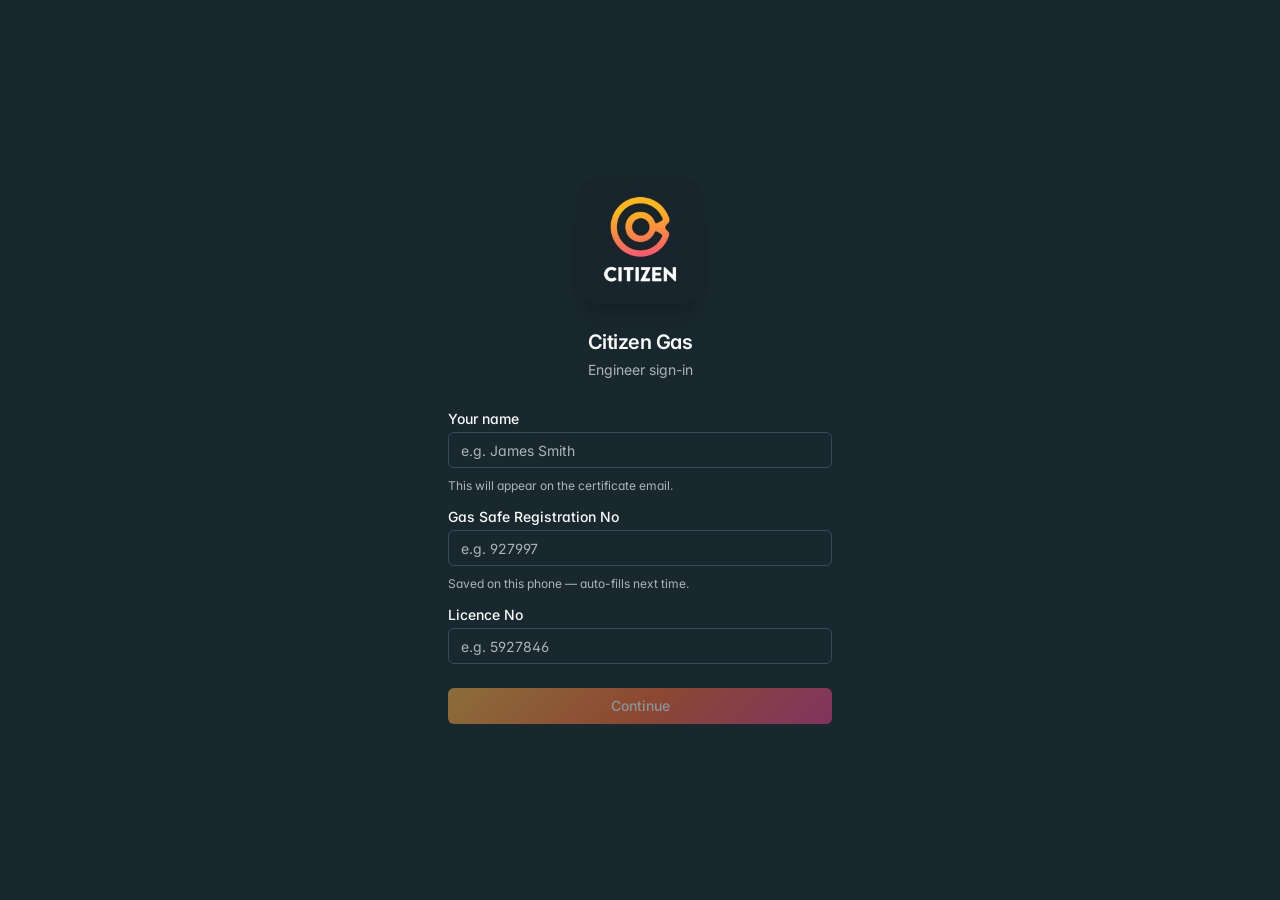
<file: index.html>
<!doctype html>
<html lang="en" class="dark">
  <head>
    <meta charset="UTF-8" />
    <title>Citizen Gas</title>
    <meta name="theme-color" content="#18252D" />
    <meta name="viewport" content="width=device-width, initial-scale=1.0, maximum-scale=1" />
    <link rel="icon" type="image/png" href="/favicon.png" />
    <link rel="preconnect" href="https://fonts.googleapis.com" />
    <link rel="preconnect" href="https://fonts.gstatic.com" crossorigin />
    <link
      href="https://fonts.googleapis.com/css2?family=Architects+Daughter&family=DM+Sans:ital,opsz,wght@0,9..40,100..1000;1,9..40,100..1000&family=Fira+Code:wght@300..700&family=Geist+Mono:wght@100..900&family=Geist:wght@100..900&family=IBM+Plex+Mono:ital,wght@0,100;0,200;0,300;0,400;0,500;0,600;0,700;1,100;1,200;1,300;1,400;1,500;1,600;1,700&family=IBM+Plex+Sans:ital,wght@0,100..700;1,100..700&family=Inter:ital,opsz,wght@0,14..32,100..900;1,14..32,100..900&family=JetBrains+Mono:ital,wght@0,100..800;1,100..800&family=Libre+Baskerville:ital,wght@0,400;0,700;1,400&family=Lora:ital,wght@0,400..700;1,400..700&family=Merriweather:ital,opsz,wght@0,18..144,300..900;1,18..144,300..900&family=Montserrat:ital,wght@0,100..900;1,100..900&family=Open+Sans:ital,wght@0,300..800;1,300..800&family=Outfit:wght@100..900&family=Oxanium:wght@200..800&family=Playfair+Display:ital,wght@0,400..900;1,400..900&family=Plus+Jakarta+Sans:ital,wght@0,200..800;1,200..800&family=Poppins:ital,wght@0,100;0,200;0,300;0,400;0,500;0,600;0,700;0,800;0,900;1,100;1,200;1,300;1,400;1,500;1,600;1,700;1,800;1,900&family=Roboto+Mono:ital,wght@0,100..700;1,100..700&family=Roboto:ital,wght@0,100..900;1,100..900&family=Source+Code+Pro:ital,wght@0,200..900;1,200..900&family=Source+Serif+4:ital,opsz,wght@0,8..60,200..900;1,8..60,200..900&family=Space+Grotesk:wght@300..700&family=Space+Mono:ital,wght@0,400;0,700;1,400;1,700&display=swap"
      rel="stylesheet"
    />
    <script type="module" crossorigin src="./assets/index-DuY2PSMh.js"></script>
    <link rel="stylesheet" crossorigin href="./assets/index-yAhcxWvt.css">
    <style>
      #cg-sent-overlay {
        position: fixed; inset: 0; z-index: 99999;
        background: #18252D;
        color: #f5f5f5;
        display: none; flex-direction: column; align-items: center; justify-content: center;
        font-family: ui-sans-serif, system-ui, "Segoe UI", Roboto, sans-serif;
        text-align: center; padding: 24px;
      }
      #cg-sent-overlay.show { display: flex; }
      #cg-sent-overlay .tick {
        width: 96px; height: 96px; border-radius: 50%;
        background: #F2682A;
        display: flex; align-items: center; justify-content: center;
        margin-bottom: 24px;
        box-shadow: 0 8px 32px rgba(242,104,42,0.35);
      }
      #cg-sent-overlay .tick svg { width: 56px; height: 56px; stroke: #fff; stroke-width: 4; fill: none; }
      #cg-sent-overlay h1 { font-size: 28px; font-weight: 800; margin: 0 0 8px; }
      #cg-sent-overlay p { font-size: 16px; color: #b8c2c8; margin: 0 0 32px; max-width: 320px; line-height: 1.5; }
      #cg-sent-overlay button {
        background: #F2682A; color: #fff; border: 0;
        padding: 14px 36px; border-radius: 12px; font-size: 16px; font-weight: 700;
        cursor: pointer; min-width: 180px;
      }
      #cg-sent-overlay button:active { transform: scale(0.98); }

      /* Admin button — fixed in the bottom-right of every post-sign-in screen */
      #cg-admin-btn {
        position: fixed;
        right: 16px;
        bottom: 16px;
        z-index: 9998;
        background: rgba(242,104,42,0.95);
        color: #fff;
        border: 0;
        border-radius: 999px;
        padding: 10px 18px;
        font: 700 13px/1 ui-sans-serif, system-ui, "Segoe UI", Roboto, sans-serif;
        letter-spacing: 0.04em;
        text-transform: uppercase;
        box-shadow: 0 4px 16px rgba(0,0,0,0.35);
        cursor: pointer;
        display: none; /* shown by JS once engineer is signed in */
      }
      #cg-admin-btn:active { transform: scale(0.97); }
    </style>
  </head>
  <body>
    <div id="root"></div>

    <!-- Admin shortcut to dashboard (only visible after engineer sign-in) -->
    <button id="cg-admin-btn" type="button" aria-label="Open admin dashboard">Admin</button>

    <!-- Sent confirmation overlay (engineer's end-of-flow) -->
    <div id="cg-sent-overlay" role="dialog" aria-live="polite">
      <div class="tick">
        <svg viewBox="0 0 24 24"><polyline points="4,12 10,18 20,7" stroke-linecap="round" stroke-linejoin="round" /></svg>
      </div>
      <h1>Sent</h1>
      <p>Visit data has been saved. Thank you.</p>
      <button id="cg-sent-done" type="button">Done</button>
    </div>

    <script>
    (function () {
      var overlay = document.getElementById("cg-sent-overlay");
      var doneBtn = document.getElementById("cg-sent-done");

      window.addEventListener("citizenGas:queued", function () {
        overlay.classList.add("show");
      });

      doneBtn.addEventListener("click", function () {
        overlay.classList.remove("show");
        // Reset run-through: clear in-app state but keep engineer profile & queue.
        try {
          Object.keys(localStorage).forEach(function (k) {
            if (k.indexOf("citizenGas.") === 0
              && k !== "citizenGas.engineerProfile"
              && k !== "citizenGas.queue") {
              localStorage.removeItem(k);
            }
          });
        } catch (e) {}
        // Send the engineer to the dashboard so the queued visit is auto-imported
        // into Records → Gas Safety Certificates → today's date subfolder.
        try {
          var queue = JSON.parse(localStorage.getItem("citizenGas.queue") || "[]");
          if (queue && queue.length > 0) {
            window.location.href = "/dashboard/?admin=1";
            return;
          }
        } catch (e) {}
        // No queued work — just bounce home.
        window.location.href = "/";
      });

      // ── Admin button → dashboard (visible only after engineer sign-in) ──
      var adminBtn = document.getElementById("cg-admin-btn");

      adminBtn.addEventListener("click", function () {
        // Plain navigation — dashboard handles password gate normally.
        // Queue (if any) will be processed inside the dashboard via a button.
        window.location.href = "/dashboard/";
      });

      function isSignedIn() {
        try {
          var raw = localStorage.getItem("citizenGas.engineerProfile");
          if (!raw) return false;
          var p = JSON.parse(raw);
          // Treat any populated profile as "signed in".
          return !!(p && (p.fullName || p.gasSafeRegNo || p.licenceNo));
        } catch (e) { return false; }
      }

      function refreshAdminBtn() {
        adminBtn.style.display = isSignedIn() ? "inline-flex" : "none";
      }

      window.addEventListener("DOMContentLoaded", refreshAdminBtn);
      // Re-evaluate whenever the React app updates the DOM (covers sign-in completion).
      var adminMo = new MutationObserver(refreshAdminBtn);
      window.addEventListener("DOMContentLoaded", function () {
        adminMo.observe(document.body, { childList: true, subtree: true });
      });
      // Also listen for storage changes from other tabs.
      window.addEventListener("storage", refreshAdminBtn);
    })();
    </script>
  </body>
</html>
</file>
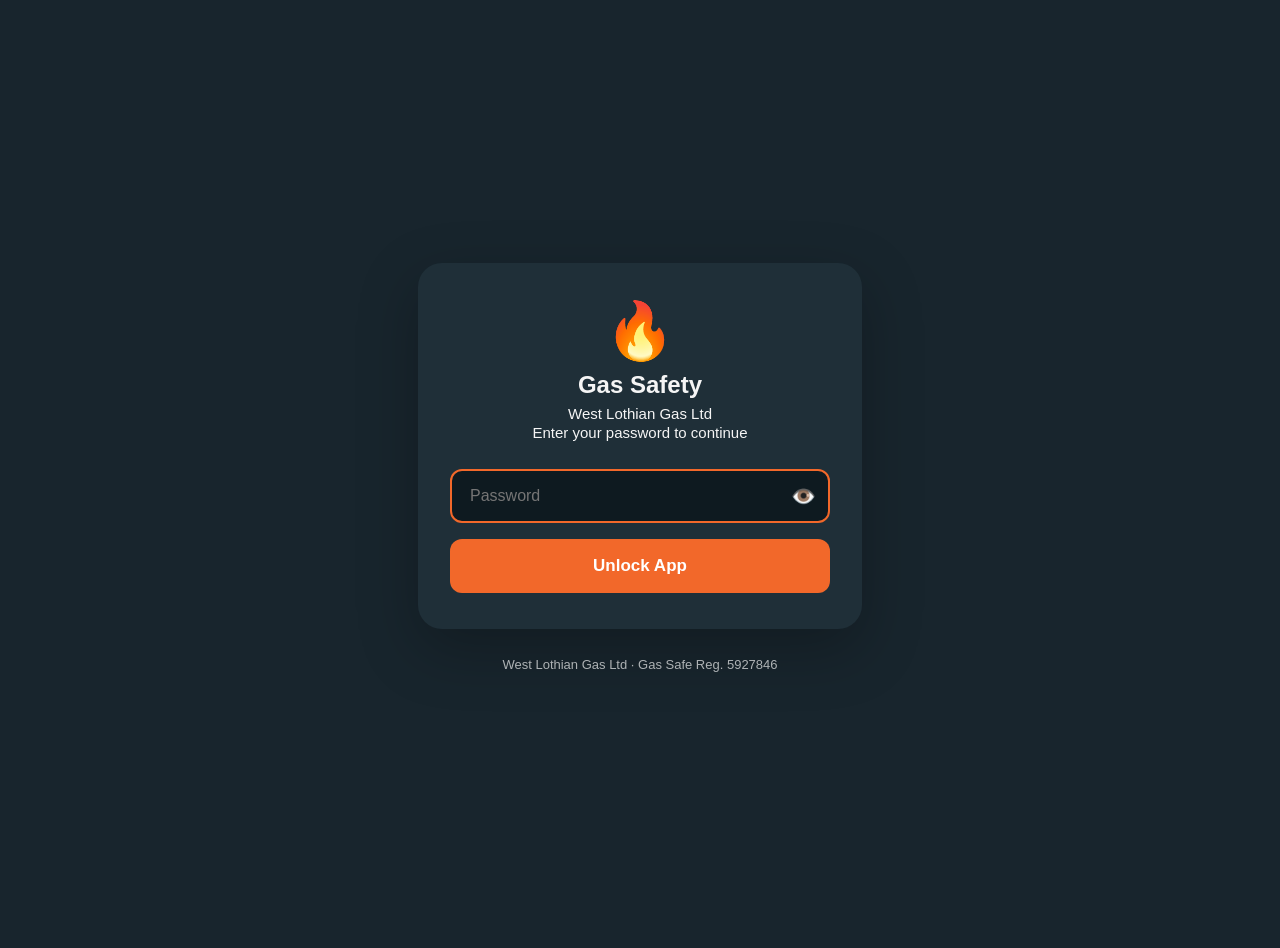
<file: dashboard/index.html>
<!DOCTYPE html>
<html lang="en">
  <head>
    <meta charset="UTF-8" />
    <meta name="viewport" content="width=device-width, initial-scale=1.0" />
    <meta name="theme-color" content="#18252D" />
    <meta name="apple-mobile-web-app-capable" content="yes" />
    <meta name="apple-mobile-web-app-status-bar-style" content="black-translucent" />
    <title>Citizen Gas — Records</title>

    <style>
      :root {
        --cg-bg: #18252D;
        --cg-card: #1f2f38;
        --cg-card-border: #2a3d47;
        --cg-text: #f5f5f5;
        --cg-muted: #b8c2c8;
        --cg-primary: #F2682A;
      }
      html, body { background: var(--cg-bg) !important; color: var(--cg-text); margin: 0; min-height: 100%; }
      body { font-family: ui-sans-serif, system-ui, -apple-system, "Segoe UI", Roboto, sans-serif; }
      header, [style*="#2a52d4"] { background: var(--cg-bg) !important; background-image: none !important; }
      #root > div { background: var(--cg-bg) !important; }
      #root [style*="background:#fff"]:not(textarea):not(input):not(select),
      #root [style*="background: #fff"]:not(textarea):not(input):not(select),
      #root [style*="background:#ffffff"]:not(textarea):not(input):not(select),
      #root [style*="background: #ffffff"]:not(textarea):not(input):not(select),
      #root [style*="background: rgb(255, 255, 255)"]:not(textarea):not(input):not(select),
      #root [style*="background:rgb(255, 255, 255)"]:not(textarea):not(input):not(select),
      #root [style*="background-color: rgb(255, 255, 255)"]:not(textarea):not(input):not(select),
      #root [style*="background-color:rgb(255, 255, 255)"]:not(textarea):not(input):not(select) {
        background: var(--cg-card) !important;
        background-color: var(--cg-card) !important;
        color: var(--cg-text) !important;
        border-color: var(--cg-card-border) !important;
      }
      /* Light gray bottom nav / tab strip — also dark. */
      #root [style*="rgb(248, 249, 252)"],
      #root [style*="rgb(245, 245, 245)"]:not(textarea):not(input):not(select),
      #root [style*="rgb(247, 247, 250)"] {
        background: #0E1A20 !important;
        background-color: #0E1A20 !important;
        border-color: #2a3d47 !important;
      }
      /* Light gray border lines (e.g. nav top border rgb(221,221,238)). */
      #root [style*="rgb(221, 221, 238)"],
      #root [style*="rgb(229, 231, 235)"],
      #root [style*="rgb(238, 238, 238)"] {
        border-color: #2a3d47 !important;
      }
      #root [style*="border-radius: 50%"][style*="border"],
      #root [style*="borderRadius:50%"] { border-color: var(--cg-primary) !important; }
      #root button[style*="#2a52d4"], #root button[style*="#1a3a8f"], #root button[style*="#1a3bbf"] {
        background: var(--cg-primary) !important; color:#fff !important; border-color: var(--cg-primary) !important;
      }
      #root [style*="color:#111"], #root [style*="color: #111"],
      #root [style*="color:#222"], #root [style*="color: #222"],
      #root [style*="color:#333"], #root [style*="color: #333"],
      #root [style*="color:#444"], #root [style*="color: #444"],
      #root [style*="color:#555"], #root [style*="color: #555"],
      #root [style*="color:#666"], #root [style*="color: #666"],
      #root [style*="color: rgb(17, 17, 17)"], #root [style*="color:rgb(17, 17, 17)"],
      #root [style*="color: rgb(26, 26, 46)"], #root [style*="color:rgb(26, 26, 46)"],
      #root [style*="color: rgb(34, 34, 34)"], #root [style*="color:rgb(34, 34, 34)"],
      #root [style*="color: rgb(51, 51, 51)"], #root [style*="color:rgb(51, 51, 51)"],
      #root [style*="color: rgb(68, 68, 68)"], #root [style*="color:rgb(68, 68, 68)"],
      #root [style*="color: rgb(85, 85, 85)"], #root [style*="color:rgb(85, 85, 85)"],
      #root [style*="color: rgb(102, 102, 102)"], #root [style*="color:rgb(102, 102, 102)"] {
        color: var(--cg-text) !important;
      }
      #root textarea, #root input { background:#0e1a20 !important; color: var(--cg-text) !important; border-color: var(--cg-card-border) !important; }

      /* Stealth mode: hide React app while the splash overlay is showing during queue processing. */
      body.cg-stealth #root { opacity: 0; pointer-events: none; }

      /* Home-screen tile filter — hide tiles whose label is not "New Job" or "Records".
         JS adds .cg-hide-tile to each unwanted tile after the dashboard renders.
         During queue processing we add .cg-show-all-tiles to the body to temporarily reveal them
         so the auto-clicker can find GSC Email. */
      .cg-hide-tile { display: none !important; }
      body.cg-show-all-tiles .cg-hide-tile { display: flex !important; }

      /* === Citizen Gas orange recolor — replace bundle's blue scheme ===
         Bundle inline-styles use rgb()/rgba() notation. Map blues to orange.
         Primary  rgb(42, 82, 212)   = #2a52d4  -> #F2682A (cg-primary)
         Deep     rgb(26, 58, 143)   / rgb(26, 59, 191) -> #C8501C (cg-primary-deep)
         Pale tint rgba(42, 82, 212, 0.094) -> rgba(242, 104, 42, 0.12) (icon bg)
         Pale surface rgb(240, 244, 255) -> #FFF4EE  (Import button bg)
      */

      /* Solid primary blue — default to orange (buttons), but the page header bar
         (a tall element near the top) is recoloured to the dark bg below so the
         whole screen reads as one continuous dark surface like the unlock screen. */
      #root [style*="background: rgb(42, 82, 212)"],
      #root [style*="background:rgb(42, 82, 212)"],
      #root [style*="background-color: rgb(42, 82, 212)"],
      #root [style*="background-color:rgb(42, 82, 212)"] {
        background: #F2682A !important;
        background-color: #F2682A !important;
      }
      /* Linear-gradient surfaces (page wrapper + page header bar). Bundle uses
         linear-gradient(...) with the blue palette to paint the full-screen wrapper
         and the sticky header. Replace with the dark page background. */
      #root [style*="linear-gradient"][style*="rgb(26, 59, 191)"],
      #root [style*="linear-gradient"][style*="rgb(42, 82, 212)"],
      #root [style*="linear-gradient"][style*="rgb(26, 58, 143)"] {
        background: var(--cg-bg) !important;
        background-image: none !important;
        background-color: var(--cg-bg) !important;
      }
      /* Solid primary blue — text colour (Import button label, links). */
      #root [style*="color: rgb(42, 82, 212)"],
      #root [style*="color:rgb(42, 82, 212)"] {
        color: #F2682A !important;
      }
      /* Solid primary blue — borders (Import button outline, etc.). */
      #root [style*="solid rgb(42, 82, 212)"],
      #root [style*="border-color: rgb(42, 82, 212)"],
      #root [style*="border-color:rgb(42, 82, 212)"] {
        border-color: #F2682A !important;
      }
      /* Pale primary tint (rgba 0.094) used as record-row icon backgrounds. */
      #root [style*="rgba(42, 82, 212, 0.094)"] {
        background: rgba(242, 104, 42, 0.12) !important;
        background-color: rgba(242, 104, 42, 0.12) !important;
      }
      /* Deep blue variants used as record-row icon backgrounds. */
      #root [style*="rgba(26, 58, 143, 0.094)"],
      #root [style*="rgba(26, 59, 191, 0.094)"] {
        background: rgba(200, 80, 28, 0.12) !important;
        background-color: rgba(200, 80, 28, 0.12) !important;
      }
      /* Solid deep blue (pressed-state buttons). Skip when used inside a linear-gradient
         (those are handled by the header / page-wrapper rule below as dark surface). */
      #root [style*="rgb(26, 58, 143)"]:not([style*="0.094"]):not([style*="linear-gradient"]),
      #root [style*="rgb(26, 59, 191)"]:not([style*="0.094"]):not([style*="linear-gradient"]) {
        background: #C8501C !important;
        background-color: #C8501C !important;
        border-color: #C8501C !important;
        color: #C8501C !important;
      }
      /* Pale blue surface (Import button bg) — transparent on dark theme so the
         orange outline + label sit cleanly on the parent card. */
      #root [style*="background: rgb(240, 244, 255)"],
      #root [style*="background:rgb(240, 244, 255)"],
      #root [style*="background-color: rgb(240, 244, 255)"],
      #root [style*="background-color:rgb(240, 244, 255)"] {
        background: transparent !important;
        background-color: transparent !important;
      }
      /* SVG icons set via fill/stroke attributes (not inline style).
         Primary blue variants — map to orange. */
      #root svg [fill="#2a52d4" i], #root svg[fill="#2a52d4" i],
      #root svg [stroke="#2a52d4" i], #root svg[stroke="#2a52d4" i] {
        fill: #F2682A !important;
        stroke: #F2682A !important;
      }
      /* Deep blue variants — map to deep orange. */
      #root svg [fill="#1a3bbf" i], #root svg[fill="#1a3bbf" i],
      #root svg [stroke="#1a3bbf" i], #root svg[stroke="#1a3bbf" i],
      #root svg [fill="#1a3a8f" i], #root svg[fill="#1a3a8f" i],
      #root svg [stroke="#1a3a8f" i], #root svg[stroke="#1a3a8f" i] {
        fill: #C8501C !important;
        stroke: #C8501C !important;
      }

      /* === Certificate / PDF Preview escape hatch ===
         When the user is viewing a Gas Safety Certificate (the printable document),
         we force the certificate body back to its original white sheet + black text
         look, regardless of any earlier dark-theme overrides. A tiny JS observer
         below adds `body.cg-on-cert` and tags the document with `cg-cert-doc`. */
      body.cg-on-cert .cg-cert-doc,
      body.cg-on-cert .cg-cert-doc div,
      body.cg-on-cert .cg-cert-doc table,
      body.cg-on-cert .cg-cert-doc tbody,
      body.cg-on-cert .cg-cert-doc thead,
      body.cg-on-cert .cg-cert-doc tr,
      body.cg-on-cert .cg-cert-doc td,
      body.cg-on-cert .cg-cert-doc th,
      body.cg-on-cert .cg-cert-doc p,
      body.cg-on-cert .cg-cert-doc span,
      body.cg-on-cert .cg-cert-doc h1,
      body.cg-on-cert .cg-cert-doc h2,
      body.cg-on-cert .cg-cert-doc h3,
      body.cg-on-cert .cg-cert-doc h4 {
        background-color: #ffffff !important;
        background-image: none !important;
        color: #000000 !important;
      }
      /* Header rows / total rows in the certificate use an orange band — keep that
         distinct from the white body cells so the document still reads correctly. */
      body.cg-on-cert .cg-cert-doc [style*="background:#F2682A"],
      body.cg-on-cert .cg-cert-doc [style*="background: #F2682A"],
      body.cg-on-cert .cg-cert-doc [style*="background-color:#F2682A"],
      body.cg-on-cert .cg-cert-doc [style*="background-color: #F2682A"],
      body.cg-on-cert .cg-cert-doc [style*="background:#f2682a"],
      body.cg-on-cert .cg-cert-doc [style*="background: #f2682a"] {
        background-color: #F2682A !important;
        color: #ffffff !important;
      }
      /* Pale grey label cells (e.g. "Signature", "Print Name") use #f0f0f0. */
      body.cg-on-cert .cg-cert-doc [style*="background:#f0f0f0"],
      body.cg-on-cert .cg-cert-doc [style*="background: #f0f0f0"] {
        background-color: #f0f0f0 !important;
        color: #000 !important;
      }
      /* Page background behind the certificate also goes light so the white sheet
         doesn't sit on a dark page. */
      body.cg-on-cert,
      body.cg-on-cert #root,
      body.cg-on-cert #root > div {
        background: #ffffff !important;
        background-color: #ffffff !important;
        color: #000 !important;
      }
      /* Undo the blue→orange recolor inside the certificate so the bands render in
         the original blue (the look the user wants back). The bundle paints these
         bands with rgb(42, 82, 212) inline. */
      body.cg-on-cert .cg-cert-doc [style*="background: rgb(42, 82, 212)"],
      body.cg-on-cert .cg-cert-doc [style*="background:rgb(42, 82, 212)"],
      body.cg-on-cert .cg-cert-doc [style*="background-color: rgb(42, 82, 212)"],
      body.cg-on-cert .cg-cert-doc [style*="background-color:rgb(42, 82, 212)"] {
        background: rgb(42, 82, 212) !important;
        background-color: rgb(42, 82, 212) !important;
        color: #ffffff !important;
      }
      body.cg-on-cert .cg-cert-doc [style*="rgb(26, 58, 143)"],
      body.cg-on-cert .cg-cert-doc [style*="rgb(26, 59, 191)"] {
        background: rgb(26, 58, 143) !important;
        background-color: rgb(26, 58, 143) !important;
        color: #ffffff !important;
      }
    </style>

    <script type="module" crossorigin src="./assets/index-99y8mxxr.js"></script>
  </head>
  <body>
    <div id="root"></div>
    <!-- Splash injected by JS only when queue/prefill is present. -->

    <!-- Records normaliser: every record lives inside a date subfolder (DD Mon YYYY). -->
    <script>
    (function () {
      var MONTHS = ["Jan","Feb","Mar","Apr","May","Jun","Jul","Aug","Sep","Oct","Nov","Dec"];
      function dateFolderName(d) {
        return String(d.getDate()).padStart(2,"0") + " " + MONTHS[d.getMonth()] + " " + d.getFullYear();
      }
      function isDateFolderName(s) {
        return /^\d{2}\s(Jan|Feb|Mar|Apr|May|Jun|Jul|Aug|Sep|Oct|Nov|Dec)\s\d{4}$/.test(String(s||"").trim());
      }
      function recordDate(r) {
        var iso = r && (r.createdAt || r.inspectionDate || r.certDate);
        var d = iso ? new Date(iso) : null;
        if (!d || isNaN(d.getTime())) d = new Date();
        return d;
      }

      function normaliseRecords() {
        var records, folders;
        try { records = JSON.parse(localStorage.getItem("gsc_records") || "[]"); } catch (e) { records = []; }
        try { folders = JSON.parse(localStorage.getItem("gsc_folders") || "[]"); } catch (e) { folders = []; }
        if (!Array.isArray(records) || !Array.isArray(folders)) return;

        // Index existing date folders by name.
        var byName = {};
        folders.forEach(function (f) { if (f && isDateFolderName(f.name)) byName[f.name] = f; });

        var changed = false;

        // Make sure every record points to a date folder matching its creation date.
        records.forEach(function (r) {
          if (!r) return;
          var name = dateFolderName(recordDate(r));
          var folder = byName[name];
          if (!folder) {
            folder = { id: "folder_" + Date.now() + "_" + Math.random().toString(36).slice(2,7), name: name };
            folders.push(folder);
            byName[name] = folder;
            changed = true;
          }
          if (r.gscFolder !== folder.id) { r.gscFolder = folder.id; changed = true; }
        });

        // Drop non-date folders entirely.
        var keep = [], dropped = {};
        folders.forEach(function (f) {
          if (f && isDateFolderName(f.name)) keep.push(f);
          else if (f && f.id) { dropped[f.id] = true; changed = true; }
        });
        // Any record that pointed to a dropped folder will already have been
        // re-assigned above (since we ran the date-folder pass first).
        // Drop empty date folders too — only keep folders that contain at least one record.
        var folderHasRecord = {};
        records.forEach(function (r) { if (r && r.gscFolder) folderHasRecord[r.gscFolder] = true; });
        keep = keep.filter(function (f) {
          if (folderHasRecord[f.id]) return true;
          changed = true;
          return false;
        });

        if (changed) {
          localStorage.setItem("gsc_records", JSON.stringify(records));
          localStorage.setItem("gsc_folders", JSON.stringify(keep));
        }
      }

      // Run once on load, and then re-run whenever the dashboard might have just
      // created new records (after auto-import, after manual save).
      window.addEventListener("DOMContentLoaded", normaliseRecords);
      window.addEventListener("storage", function (ev) {
        if (ev && (ev.key === "gsc_records" || ev.key === "gsc_folders")) normaliseRecords();
      });
      // Lightweight polling so navigation between screens within the same tab also catches changes.
      var lastRecsLen = -1;
      setInterval(function () {
        try {
          var raw = localStorage.getItem("gsc_records") || "[]";
          var len = raw.length;
          if (len !== lastRecsLen) { lastRecsLen = len; normaliseRecords(); }
        } catch (e) {}
      }, 1500);
    })();
    </script>

    <!-- UI simplification: hide unwanted tiles (home) and unwanted rows (records). -->
    <script>
    (function () {
      // Home-screen tiles: keep only "New Job" and "Records".
      var HOME_ALLOW = ["new job", "records"];
      var HOME_KNOWN = ["new job", "records", "email import", "gi email", "gw email",
                        "gsc email", "bs email", "reports"];

      // Records page rows: keep only "Gas Safety Certificates".
      // (Transfer Records / Export / Import sit below the row list and stay visible.)
      var RECORDS_KEEP = ["gas safety certificates"];
      var RECORDS_KILL = ["reminders due", "boiler service records", "gas works",
                          "gas isolation", "invoices", "quotes", "account reports",
                          "yearly reports", "yearly report", "warning notices",
                          "warning notice"];

      // Climb until we reach the actual row/tile card: an ancestor whose parent has
      // enough siblings to be a list or a grid (≥5). We must move at least one level
      // up so we don't return the leaf text node itself.
      function climbToTile(el) {
        var cur = el;
        for (var i = 0; i < 8; i++) {
          if (!cur.parentElement) break;
          var pSibs = cur.parentElement.children.length;
          if (pSibs >= 5 && i > 0) return cur;
          cur = cur.parentElement;
        }
        return cur;
      }

      // Detect when a Gas Safety Certificate document is on screen and tag its
      // container so the dark-theme overrides can be reverted just for it.
      function tagCertificate(root) {
        var onCert = false;
        // Find the certificate's title heading.
        var heads = root.querySelectorAll("div, span, p, h1, h2, h3, h4");
        for (var i = 0; i < heads.length; i++) {
          var h = heads[i];
          if (h.children.length > 0) continue;
          var ht = (h.textContent || "").trim();
          if (!ht) continue;
          if (ht.indexOf("Domestic/Landlord Gas Safety") === 0) {
            // Climb to the printable document wrapper. The certificate is built
            // from a stack of <div>s; climb until we reach the largest container
            // that holds the whole document (ancestor with the certificate header
            // and the bottom signature row).
            var doc = h;
            for (var k = 0; k < 12 && doc.parentElement; k++) {
              doc = doc.parentElement;
              // Stop when we hit the page wrapper (#root or body).
              if (doc === root || doc === document.body) { doc = doc.children[0] || doc; break; }
            }
            if (doc && doc !== root && doc !== document.body) {
              doc.classList.add("cg-cert-doc");
              onCert = true;
            }
            break;
          }
        }
        // Also treat "PDF Preview" pages as cert mode (covers the wrapper too).
        if (!onCert) {
          for (var j = 0; j < heads.length; j++) {
            var hh = heads[j];
            if (hh.children.length > 0) continue;
            var tt = (hh.textContent || "").trim();
            if (tt === "PDF Preview") { onCert = true; break; }
          }
        }
        if (onCert) document.body.classList.add("cg-on-cert");
        else document.body.classList.remove("cg-on-cert");
      }

      function applyFilters() {
        var root = document.getElementById("root");
        if (!root) return;
        tagCertificate(root);
        var labels = root.querySelectorAll("div, span, p, h2, h3, h4");
        labels.forEach(function (el) {
          if (el.children.length > 0) return; // leaf text nodes only
          var t = (el.textContent || "").trim().toLowerCase();
          if (!t || t.length > 30) return;

          // Home-screen tiles
          if (HOME_KNOWN.indexOf(t) !== -1) {
            var tile = climbToTile(el);
            if (HOME_ALLOW.indexOf(t) !== -1) tile.classList.remove("cg-hide-tile");
            else tile.classList.add("cg-hide-tile");
            return;
          }

          // Records-page rows
          if (RECORDS_KILL.indexOf(t) !== -1) {
            climbToTile(el).classList.add("cg-hide-tile");
            return;
          }
          if (RECORDS_KEEP.indexOf(t) !== -1) {
            climbToTile(el).classList.remove("cg-hide-tile");
            return;
          }
        });
      }

      var mo = new MutationObserver(function () { applyFilters(); });
      window.addEventListener("DOMContentLoaded", function () {
        applyFilters();
        mo.observe(document.body, { childList: true, subtree: true });
      });
    })();
    </script>

    <script>
    (function () {
      var splash = null, msgEl = null;
      function setMsg(t) { if (msgEl) msgEl.textContent = t; }
      function hideSplashShowApp() {
        document.body.classList.remove("cg-stealth");
        document.body.classList.remove("cg-show-all-tiles");
        if (splash) { splash.style.opacity = "0"; splash.style.pointerEvents = "none"; setTimeout(function(){ splash.remove(); }, 400); }
      }
      function showSplash() {
        if (splash) return;
        var html =
          '<div id="cg-splash" style="position:fixed;inset:0;z-index:99999;background:#18252D;display:flex;flex-direction:column;align-items:center;justify-content:center;color:#f5f5f5;transition:opacity .35s ease;">'
          + '<style>@keyframes cg-spin{to{transform:rotate(360deg);}}</style>'
          + '<div style="width:48px;height:48px;border-radius:50%;border:3px solid rgba(242,104,42,0.22);border-top-color:#F2682A;animation:cg-spin .9s linear infinite;margin-bottom:18px;"></div>'
          + '<div style="font-size:20px;font-weight:700;margin-bottom:4px;">Creating certificates…</div>'
          + '<div id="cg-msg" style="font-size:15px;color:#b8c2c8;">Preparing your data</div>'
          + '</div>';
        document.body.insertAdjacentHTML("beforeend", html);
        document.body.classList.add("cg-stealth");
        // Reveal hidden tiles so the queue auto-clicker can find GSC Email etc.
        document.body.classList.add("cg-show-all-tiles");
        splash = document.getElementById("cg-splash");
        msgEl  = document.getElementById("cg-msg");
      }

      // ── Decide intent ─────────────────────────────────────────────────────
      var queue = [];
      var legacyPrefill = null;
      try {
        var u = new URL(window.location.href);
        var isAdmin = u.searchParams.get("admin") === "1";
        var pre = u.searchParams.get("prefill");
        if (pre) {
          try { legacyPrefill = decodeURIComponent(escape(atob(decodeURIComponent(pre)))); }
          catch (e) { try { legacyPrefill = decodeURIComponent(pre); } catch (_e) { legacyPrefill = pre; } }
        }
        u.searchParams.delete("prefill");
        u.searchParams.delete("admin");
        history.replaceState(null, "", u.pathname + (u.search || "") + (u.hash || ""));

        if (isAdmin) {
          try { queue = JSON.parse(localStorage.getItem("citizenGas.queue") || "[]"); } catch (e) { queue = []; }
        } else if (legacyPrefill && legacyPrefill.trim()) {
          queue = [{ id: "legacy_" + Date.now(), createdAt: Date.now(), body: legacyPrefill }];
        }
      } catch (e) { console.error("intent capture failed", e); }

      // No work to do? Let the dashboard render normally with the password gate.
      if (!queue || queue.length === 0) { return; }

      // We have work — show the splash now.
      showSplash();

      // ── Translate Citizen Gas body → GSC parser template ──────────────────
      function getEng(body) { var m = body.match(/^Engineer:\s*(.+)$/m); return m ? m[1].trim() : ""; }
      function splitProperties(body) {
        var parts = body.split(/\n\s*PROPERTY\s+\d+\s*\n/gi);
        if (parts.length <= 1) return [];
        return parts.slice(1).map(function (chunk) { return chunk.split(/\n=+\n/)[0]; });
      }
      function fieldVal(block, key) {
        var rx = new RegExp("^" + key.replace(/[.*+?^${}()|[\]\\]/g, "\\$&") + "\\s*:\\s*(.*)$", "mi");
        var m = block.match(rx); return m ? m[1].trim() : "";
      }
      function getApplianceBlocks(propBlock) {
        var out = [];
        var rx = /APPLIANCE\s+(\d+)\s*\n([\s\S]*?)(?=\n\s*APPLIANCE\s+\d+\s*\n|\nFAULTS\b|\nCOOKER\b|\nALARMS\b|\nALARM\b|\nFAULT\s+\d|\n=+|$)/gi;
        var m;
        while ((m = rx.exec(propBlock)) !== null) out.push({ idx: parseInt(m[1], 10), body: m[2] });
        return out;
      }
      function getFaultBlocks(propBlock) {
        var out = [];
        var fIdx = propBlock.search(/\nFAULTS\b/i);
        if (fIdx >= 0) {
          var faultsSec = propBlock.slice(fIdx).split(/\n=+|\n\s*$/)[0];
          if (!/None reported/i.test(faultsSec)) {
            var pieces = faultsSec.split(/\n\s*\n/).slice(1);
            pieces.forEach(function (p, i) { if (p.trim()) out.push({ idx: i + 1, body: p }); });
          }
        }
        return out;
      }
      function buildGSCTemplate(citizenBody) {
        var props = splitProperties(citizenBody);
        if (props.length === 0) return citizenBody;

        var lines = [];
        var engineerName = getEng(citizenBody);
        // Emit the Engineer line at the very top so the bundle's __pickEng helper
        // picks the wizard's engineer name instead of the hardcoded fallback.
        if (engineerName) {
          lines.push("Engineer: " + engineerName);
          lines.push("");
        }

        props.forEach(function (block, pi) {
          var n = pi + 1;
          var addr1     = fieldVal(block, "Install Address 1");
          var addr2     = fieldVal(block, "Install Address 2");
          var postcode  = fieldVal(block, "Install Postcode");
          var date      = fieldVal(block, "Date");
          var coAlarm   = fieldVal(block, "Carbon Monoxide Alarm");
          var fireAlarm = fieldVal(block, "Fire Alarm");

          var certRef = "GSC-" + (Date.now() + n).toString().slice(-8);
          var clientName = addr1 || "Customer";

          lines.push("PROPERTY " + n);
          lines.push("------------------------------");
          lines.push("Cert Ref: " + certRef);
          lines.push("Date: " + (date || ""));
          lines.push("Client Name: " + clientName);
          lines.push("Client Address 1: " + (addr1 || ""));
          lines.push("Client Address 2: " + (addr2 || ""));
          lines.push("Client Address 3: ");
          lines.push("Client Postcode: " + (postcode || ""));
          lines.push("Client Tel: ");
          lines.push("Client Email: ");
          lines.push("Install Name: " + clientName);
          lines.push("Install Address 1: " + (addr1 || ""));
          lines.push("Install Address 2: " + (addr2 || ""));
          lines.push("Install Address 3: ");
          lines.push("Install Postcode: " + (postcode || ""));
          lines.push("Install Tel: ");
          lines.push("");

          var apps = getApplianceBlocks(block);
          apps.forEach(function (a, ai) {
            var ab = a.body;
            var loc   = fieldVal(ab, "Location");
            var typ   = fieldVal(ab, "Type");
            var make  = fieldVal(ab, "Make");
            var model = fieldVal(ab, "Model");
            var heat  = fieldVal(ab, "Heat Input");
            var op    = fieldVal(ab, "Operating Pressure");

            lines.push("APPLIANCE " + (ai + 1));
            lines.push("Location: " + (loc || ""));
            lines.push("Type: " + (typ || (ai === 0 ? "Boiler" : (ai === 1 ? "Cooker" : "Gas Fire"))));
            lines.push("Make: " + (make || ""));
            lines.push("Model: " + (model || ""));
            lines.push("Heat Input: " + (heat || "NA"));
            lines.push("CO Reading: NA");
            lines.push("CO2 Reading: NA");
            lines.push("Combustion Analysis Reading: NA");
            lines.push("Operating Pressure: " + (op || "NA"));
            lines.push("Flue Type: " + (ai === 0 ? "RS" : "FL"));
            lines.push("Appliance Inspected: Yes");
            lines.push("Appliance Serviced: No");
            lines.push("Appliance Safe to Use: Yes");
            lines.push("Safety Devices: Yes");
            lines.push("Ventilation: Pass");
            lines.push("Flue Visual: Pass");
            lines.push("Flue Performance: Pass");
            lines.push("Landlords Appliance: " + (ai === 0 ? "Yes" : "No"));
            lines.push("");
          });

          var faults = getFaultBlocks(block);
          faults.forEach(function (f, fi) {
            var fb = f.body;
            var details = fieldVal(fb, "Fault") || fb.split("\n").filter(function(x){return x.trim();}).slice(0,1).join(" ");
            var remedial = fieldVal(fb, "Remedial") || "";
            var warning  = fieldVal(fb, "Warning Notice Fixed") || "No";
            lines.push("FAULT " + (fi + 1));
            lines.push("Fault Details: " + details);
            lines.push("Remedial Work: " + remedial);
            lines.push("Warning Notice Fixed: " + warning);
            lines.push("");
          });

          if (coAlarm)   lines.push("Carbon Monoxide Alarm: " + coAlarm);
          if (fireAlarm) lines.push("Fire Alarm: " + fireAlarm);
          lines.push("");
        });

        lines.push("END OF JOB");
        return lines.join("\n");
      }
      function dateFolderName(d) {
        var dd = String(d.getDate()).padStart(2, "0");
        var months = ["Jan","Feb","Mar","Apr","May","Jun","Jul","Aug","Sep","Oct","Nov","Dec"];
        return dd + " " + months[d.getMonth()] + " " + d.getFullYear();
      }

      // Build a per-job translation map keyed by createdAt (for date-folder name)
      var jobs = queue.map(function (q) {
        var translated;
        try { translated = buildGSCTemplate(q.body || ""); }
        catch (e) { console.error("[adapter] translate failed", e); translated = q.body || ""; }
        var d = q.createdAt ? new Date(q.createdAt) : new Date();
        return { id: q.id, createdAt: q.createdAt || Date.now(), translated: translated, folderName: dateFolderName(d) };
      });
      console.log("[adapter] queued jobs:", jobs.length);

      // Suppress alert() during auto-flow
      var _origAlert = window.alert;
      window.alert = function (msg) { console.log("[adapter] suppressed alert:", msg); };
      function restoreAlert() { try { window.alert = _origAlert; } catch (e) {} }

      // ── Drive the dashboard ───────────────────────────────────────────────
      function setReactInputValue(el, value) {
        var proto = el.tagName === "TEXTAREA" ? window.HTMLTextAreaElement.prototype : window.HTMLInputElement.prototype;
        var setter = Object.getOwnPropertyDescriptor(proto, "value").set;
        setter.call(el, value);
        el.dispatchEvent(new Event("input", { bubbles: true }));
        el.dispatchEvent(new Event("change", { bubbles: true }));
      }
      function findByText(tag, text) {
        // Prefer the smallest (leaf-most) matching element so we don't grab outer wrappers.
        var nodes = document.querySelectorAll(tag);
        var needle = (text || "").trim();
        var needleLower = needle.toLowerCase();
        var exact = [], sub = [];
        for (var i = 0; i < nodes.length; i++) {
          var n = nodes[i];
          // Skip invisible nodes
          try {
            var rect = n.getBoundingClientRect && n.getBoundingClientRect();
            if (rect && rect.width === 0 && rect.height === 0) continue;
          } catch (e) {}
          var t = ((n.textContent || "") + "").trim();
          if (!t) continue;
          var tLower = t.toLowerCase();
          if (tLower === needleLower) exact.push(n);
          else if (tLower.indexOf(needleLower) >= 0) sub.push(n);
        }
        function byShortest(a, b) {
          return (a.textContent || "").length - (b.textContent || "").length;
        }
        if (exact.length) { exact.sort(byShortest); return exact[0]; }
        if (sub.length) { sub.sort(byShortest); return sub[0]; }
        return null;
      }
      function climbToClickable(el) {
        var c = el;
        // First pass: prefer real buttons / role=button / explicit onclick.
        for (var i = 0; i < 8 && c; i++) {
          if (c.tagName === "BUTTON" || c.onclick || (c.getAttribute && c.getAttribute("role") === "button")) return c;
          c = c.parentElement;
        }
        // Second pass: fall back to the nearest ancestor with cursor:pointer (React tile handlers).
        c = el;
        for (var j = 0; j < 8 && c; j++) {
          try {
            if (c.nodeType === 1 && getComputedStyle(c).cursor === "pointer") return c;
          } catch (e) {}
          c = c.parentElement;
        }
        return el;
      }
      function snapshotRecordIds() {
        try {
          var arr = JSON.parse(localStorage.getItem("gsc_records") || "[]");
          var ids = {};
          arr.forEach(function (r) { ids[r.savedAt || r.id || JSON.stringify(r).slice(0,80)] = true; });
          return ids;
        } catch (e) { return {}; }
      }
      // Read the engineer profile saved by the wizard (citizenGas.engineerProfile)
      // so we can stamp the real engineer details onto each new certificate record.
      function readEngineerProfile() {
        try {
          var p = JSON.parse(localStorage.getItem("citizenGas.engineerProfile") || "{}");
          return {
            fullName: (p.fullName || "").trim(),
            gasSafeRegNo: (p.gasSafeRegNo || "").trim(),
            licenceNo: (p.licenceNo || "").trim()
          };
        } catch (e) { return { fullName: "", gasSafeRegNo: "", licenceNo: "" }; }
      }

      function tagNewRecordsIntoFolder(beforeIds, folderName) {
        try {
          var records = JSON.parse(localStorage.getItem("gsc_records") || "[]");
          var folders = JSON.parse(localStorage.getItem("gsc_folders") || "[]");
          var existing = folders.find(function (f) { return f && f.name === folderName; });
          var folderId = existing ? existing.id : ("f_" + Date.now());
          if (!existing) { folders.push({ id: folderId, name: folderName }); localStorage.setItem("gsc_folders", JSON.stringify(folders)); }
          var prof = readEngineerProfile();
          var changed = false;
          records.forEach(function (r) {
            var key = r.savedAt || r.id || JSON.stringify(r).slice(0,80);
            if (!beforeIds[key]) {
              if (!r.gscFolder) { r.gscFolder = folderId; changed = true; }
              // Stamp the wizard's engineer details onto the new record so the
              // certificate shows them instead of the bundle's hardcoded fallbacks.
              if (prof.fullName) {
                if (r.signerName !== prof.fullName) { r.signerName = prof.fullName; changed = true; }
                if (r.engineerName !== prof.fullName) { r.engineerName = prof.fullName; changed = true; }
                if (r.issuedBy !== prof.fullName) { r.issuedBy = prof.fullName; changed = true; }
              }
              if (prof.gasSafeRegNo) {
                if (r.gasSafeNo !== prof.gasSafeRegNo) { r.gasSafeNo = prof.gasSafeRegNo; changed = true; }
              }
              if (prof.licenceNo) {
                if (r.engineerId !== prof.licenceNo) { r.engineerId = prof.licenceNo; changed = true; }
              }
            }
          });
          if (changed) localStorage.setItem("gsc_records", JSON.stringify(records));
        } catch (e) { console.error("[adapter] folder tag failed", e); }
      }

      var BUDGET_MS = 60000 + jobs.length * 30000; // generous per-job budget
      var startedAt = Date.now();
      var jobIdx = 0;
      var phase = "wait-unlock";
      var beforeIds = null;

      function nextJob() {
        jobIdx++;
        if (jobIdx >= jobs.length) {
          // Done with all jobs
          // Clear queue
          try { localStorage.removeItem("citizenGas.queue"); } catch (e) {}
          phase = "go-records";
          return setTimeout(tick, 300);
        }
        // Go back to home, then GSC Email again for next job
        var back = findByText("button", "Back") || findByText("button", "Home")
                || document.querySelector('button[aria-label="Back"]');
        if (back) climbToClickable(back).click();
        beforeIds = snapshotRecordIds();
        phase = "wait-home";
        setTimeout(tick, 400);
      }

      function tick() {
        if (Date.now() - startedAt > BUDGET_MS) {
          restoreAlert();
          hideSplashShowApp();
          return;
        }

        if (phase === "wait-unlock") {
          var pwd = document.querySelector('input[type="password"]');
          if (pwd) {
            // Auto-unlock: dashboard accepts any non-empty password.
            // Fill it and submit so the user doesn't have to type anything.
            try {
              setReactInputValue(pwd, "x");
              setMsg("Unlocking…");
              // Try Enter key first (most React password forms submit on Enter).
              pwd.dispatchEvent(new KeyboardEvent("keydown", { key: "Enter", code: "Enter", keyCode: 13, which: 13, bubbles: true }));
              pwd.dispatchEvent(new KeyboardEvent("keypress", { key: "Enter", code: "Enter", keyCode: 13, which: 13, bubbles: true }));
              pwd.dispatchEvent(new KeyboardEvent("keyup", { key: "Enter", code: "Enter", keyCode: 13, which: 13, bubbles: true }));
              // Also try clicking the nearest submit button as fallback.
              setTimeout(function () {
                if (!document.querySelector('input[type="password"]')) return; // already unlocked
                var form = pwd.closest && pwd.closest("form");
                if (form) {
                  var sb = form.querySelector('button[type="submit"], button');
                  if (sb) { sb.click(); return; }
                  try { form.requestSubmit ? form.requestSubmit() : form.submit(); return; } catch (e) {}
                }
                // No form — find any visible button on screen (Unlock / Continue / Submit).
                var btns = Array.from(document.querySelectorAll("button"));
                for (var i = 0; i < btns.length; i++) {
                  var b = btns[i];
                  if (b.disabled) continue;
                  var t = (b.textContent || "").trim().toLowerCase();
                  if (/unlock|continue|submit|enter|go|sign\s*in|log\s*in/.test(t)) { b.click(); return; }
                }
                if (btns.length === 1) btns[0].click();
              }, 250);
            } catch (e) { console.error("[adapter] auto-unlock failed", e); }
            return setTimeout(tick, 600);
          }
          document.body.classList.add("cg-stealth");
          setMsg("Processing " + jobs.length + " visit" + (jobs.length === 1 ? "" : "s"));
          beforeIds = snapshotRecordIds();
          phase = "wait-home";
          return setTimeout(tick, 200);
        }

        if (phase === "wait-home") {
          var gscNode = findByText("div", "GSC Email") || findByText("button", "GSC Email") || findByText("span", "GSC Email");
          if (gscNode) {
            climbToClickable(gscNode).click();
            setMsg("Reading visit " + (jobIdx + 1) + " of " + jobs.length);
            phase = "wait-import-tab";
          }
          return setTimeout(tick, 250);
        }

        if (phase === "wait-import-tab") {
          var importTab = findByText("button", "Import Reply") || findByText("div", "Import Reply") || findByText("span", "Import Reply");
          if (importTab) climbToClickable(importTab).click();
          phase = "wait-textarea";
          return setTimeout(tick, 250);
        }

        if (phase === "wait-textarea") {
          var ta = document.querySelector('textarea');
          if (ta) {
            setReactInputValue(ta, jobs[jobIdx].translated);
            setMsg("Parsing visit " + (jobIdx + 1));
            phase = "wait-parse";
          }
          return setTimeout(tick, 250);
        }

        if (phase === "wait-parse") {
          var btn = findByText("button", "Parse Email") || findByText("button", "Parse");
          if (btn && !btn.disabled) {
            btn.click();
            phase = "wait-import-button";
          }
          return setTimeout(tick, 300);
        }

        if (phase === "wait-import-button") {
          // The real button text is e.g. "✅ Create 1 Gas Safety Certificate".
          // Match it via a regex sweep over enabled buttons, then fall back to known labels.
          var imp = null;
          var allBtns = Array.from(document.querySelectorAll("button"));
          for (var bi = 0; bi < allBtns.length; bi++) {
            var b = allBtns[bi];
            if (b.disabled) continue;
            var bt = (b.innerText || b.textContent || "").trim();
            if (/create\b.*\bcertif/i.test(bt) || /create\b.*\bgsc/i.test(bt)) { imp = b; break; }
          }
          if (!imp) {
            imp = findByText("button", "Create Certificates")
               || findByText("button", "Create Certificate")
               || findByText("button", "Import")
               || findByText("button", "Save");
          }
          if (imp && !imp.disabled) {
            console.log("[adapter] clicking import button:", (imp.innerText || "").trim().slice(0, 60));
            imp.click();
            phase = "wait-records";
          }
          return setTimeout(tick, 350);
        }

        if (phase === "wait-records") {
          var afterIds = snapshotRecordIds();
          var added = false;
          for (var k in afterIds) { if (!beforeIds[k]) { added = true; break; } }
          if (added) {
            tagNewRecordsIntoFolder(beforeIds, jobs[jobIdx].folderName);
            setMsg("Saved to folder " + jobs[jobIdx].folderName);
            return setTimeout(nextJob, 600);
          }
          return setTimeout(tick, 300);
        }

        if (phase === "go-records") {
          var ok = findByText("button", "OK") || findByText("button", "Ok") || findByText("button", "Done");
          if (ok) climbToClickable(ok).click();
          var back = findByText("button", "Back") || findByText("button", "Home")
                  || document.querySelector('button[aria-label="Back"]');
          if (back) climbToClickable(back).click();
          phase = "wait-records-tile";
          return setTimeout(tick, 350);
        }

        if (phase === "wait-records-tile") {
          var rec = findByText("div", "Records") || findByText("button", "Records") || findByText("span", "Records");
          if (rec) {
            climbToClickable(rec).click();
            phase = "done";
            restoreAlert();
            setTimeout(hideSplashShowApp, 250);
            return;
          }
          if (Date.now() - startedAt > BUDGET_MS - 5000) { hideSplashShowApp(); return; }
          return setTimeout(tick, 250);
        }
      }

      window.addEventListener("DOMContentLoaded", function () { setTimeout(tick, 350); });
      setTimeout(hideSplashShowApp, BUDGET_MS + 1000);
    })();
    </script>
  </body>
</html>
</file>
<file: assets/index-yAhcxWvt.css>
*,:before,:after{--tw-border-spacing-x: 0;--tw-border-spacing-y: 0;--tw-translate-x: 0;--tw-translate-y: 0;--tw-rotate: 0;--tw-skew-x: 0;--tw-skew-y: 0;--tw-scale-x: 1;--tw-scale-y: 1;--tw-pan-x: ;--tw-pan-y: ;--tw-pinch-zoom: ;--tw-scroll-snap-strictness: proximity;--tw-gradient-from-position: ;--tw-gradient-via-position: ;--tw-gradient-to-position: ;--tw-ordinal: ;--tw-slashed-zero: ;--tw-numeric-figure: ;--tw-numeric-spacing: ;--tw-numeric-fraction: ;--tw-ring-inset: ;--tw-ring-offset-width: 0px;--tw-ring-offset-color: #fff;--tw-ring-color: rgb(59 130 246 / .5);--tw-ring-offset-shadow: 0 0 #0000;--tw-ring-shadow: 0 0 #0000;--tw-shadow: 0 0 #0000;--tw-shadow-colored: 0 0 #0000;--tw-blur: ;--tw-brightness: ;--tw-contrast: ;--tw-grayscale: ;--tw-hue-rotate: ;--tw-invert: ;--tw-saturate: ;--tw-sepia: ;--tw-drop-shadow: ;--tw-backdrop-blur: ;--tw-backdrop-brightness: ;--tw-backdrop-contrast: ;--tw-backdrop-grayscale: ;--tw-backdrop-hue-rotate: ;--tw-backdrop-invert: ;--tw-backdrop-opacity: ;--tw-backdrop-saturate: ;--tw-backdrop-sepia: ;--tw-contain-size: ;--tw-contain-layout: ;--tw-contain-paint: ;--tw-contain-style: }::backdrop{--tw-border-spacing-x: 0;--tw-border-spacing-y: 0;--tw-translate-x: 0;--tw-translate-y: 0;--tw-rotate: 0;--tw-skew-x: 0;--tw-skew-y: 0;--tw-scale-x: 1;--tw-scale-y: 1;--tw-pan-x: ;--tw-pan-y: ;--tw-pinch-zoom: ;--tw-scroll-snap-strictness: proximity;--tw-gradient-from-position: ;--tw-gradient-via-position: ;--tw-gradient-to-position: ;--tw-ordinal: ;--tw-slashed-zero: ;--tw-numeric-figure: ;--tw-numeric-spacing: ;--tw-numeric-fraction: ;--tw-ring-inset: ;--tw-ring-offset-width: 0px;--tw-ring-offset-color: #fff;--tw-ring-color: rgb(59 130 246 / .5);--tw-ring-offset-shadow: 0 0 #0000;--tw-ring-shadow: 0 0 #0000;--tw-shadow: 0 0 #0000;--tw-shadow-colored: 0 0 #0000;--tw-blur: ;--tw-brightness: ;--tw-contrast: ;--tw-grayscale: ;--tw-hue-rotate: ;--tw-invert: ;--tw-saturate: ;--tw-sepia: ;--tw-drop-shadow: ;--tw-backdrop-blur: ;--tw-backdrop-brightness: ;--tw-backdrop-contrast: ;--tw-backdrop-grayscale: ;--tw-backdrop-hue-rotate: ;--tw-backdrop-invert: ;--tw-backdrop-opacity: ;--tw-backdrop-saturate: ;--tw-backdrop-sepia: ;--tw-contain-size: ;--tw-contain-layout: ;--tw-contain-paint: ;--tw-contain-style: }*,:before,:after{box-sizing:border-box;border-width:0;border-style:solid;border-color:#e5e7eb}:before,:after{--tw-content: ""}html,:host{line-height:1.5;-webkit-text-size-adjust:100%;-moz-tab-size:4;-o-tab-size:4;tab-size:4;font-family:var(--font-sans);font-feature-settings:normal;font-variation-settings:normal;-webkit-tap-highlight-color:transparent}body{margin:0;line-height:inherit}hr{height:0;color:inherit;border-top-width:1px}abbr:where([title]){-webkit-text-decoration:underline dotted;text-decoration:underline dotted}h1,h2,h3,h4,h5,h6{font-size:inherit;font-weight:inherit}a{color:inherit;text-decoration:inherit}b,strong{font-weight:bolder}code,kbd,samp,pre{font-family:var(--font-mono);font-feature-settings:normal;font-variation-settings:normal;font-size:1em}small{font-size:80%}sub,sup{font-size:75%;line-height:0;position:relative;vertical-align:baseline}sub{bottom:-.25em}sup{top:-.5em}table{text-indent:0;border-color:inherit;border-collapse:collapse}button,input,optgroup,select,textarea{font-family:inherit;font-feature-settings:inherit;font-variation-settings:inherit;font-size:100%;font-weight:inherit;line-height:inherit;letter-spacing:inherit;color:inherit;margin:0;padding:0}button,select{text-transform:none}button,input:where([type=button]),input:where([type=reset]),input:where([type=submit]){-webkit-appearance:button;background-color:transparent;background-image:none}:-moz-focusring{outline:auto}:-moz-ui-invalid{box-shadow:none}progress{vertical-align:baseline}::-webkit-inner-spin-button,::-webkit-outer-spin-button{height:auto}[type=search]{-webkit-appearance:textfield;outline-offset:-2px}::-webkit-search-decoration{-webkit-appearance:none}::-webkit-file-upload-button{-webkit-appearance:button;font:inherit}summary{display:list-item}blockquote,dl,dd,h1,h2,h3,h4,h5,h6,hr,figure,p,pre{margin:0}fieldset{margin:0;padding:0}legend{padding:0}ol,ul,menu{list-style:none;margin:0;padding:0}dialog{padding:0}textarea{resize:vertical}input::-moz-placeholder,textarea::-moz-placeholder{opacity:1;color:#9ca3af}input::placeholder,textarea::placeholder{opacity:1;color:#9ca3af}button,[role=button]{cursor:pointer}:disabled{cursor:default}img,svg,video,canvas,audio,iframe,embed,object{display:block;vertical-align:middle}img,video{max-width:100%;height:auto}[hidden]:where(:not([hidden=until-found])){display:none}*{--tw-border-opacity: 1;border-color:hsl(var(--border) / var(--tw-border-opacity, 1))}html,body,#root{height:100%}body{--tw-bg-opacity: 1;background-color:hsl(var(--background) / var(--tw-bg-opacity, 1));font-family:var(--font-sans);--tw-text-opacity: 1;color:hsl(var(--foreground) / var(--tw-text-opacity, 1));-webkit-font-smoothing:antialiased;-moz-osx-font-smoothing:grayscale;font-feature-settings:"cv11","ss01"}.sr-only{position:absolute;width:1px;height:1px;padding:0;margin:-1px;overflow:hidden;clip:rect(0,0,0,0);white-space:nowrap;border-width:0}.pointer-events-none{pointer-events:none}.pointer-events-auto{pointer-events:auto}.visible{visibility:visible}.invisible{visibility:hidden}.fixed{position:fixed}.absolute{position:absolute}.relative{position:relative}.sticky{position:sticky}.inset-0{inset:0}.inset-x-0{left:0;right:0}.inset-y-0{top:0;bottom:0}.-bottom-12{bottom:-3rem}.-left-12{left:-3rem}.-right-12{right:-3rem}.-top-12{top:-3rem}.bottom-0{bottom:0}.bottom-2{bottom:.5rem}.left-0{left:0}.left-1{left:.25rem}.left-1\/2{left:50%}.left-2{left:.5rem}.left-\[50\%\]{left:50%}.right-0{right:0}.right-1{right:.25rem}.right-2{right:.5rem}.right-3{right:.75rem}.right-4{right:1rem}.top-0{top:0}.top-1\.5{top:.375rem}.top-1\/2{top:50%}.top-2{top:.5rem}.top-3\.5{top:.875rem}.top-4{top:1rem}.top-\[1px\]{top:1px}.top-\[50\%\]{top:50%}.top-\[60\%\]{top:60%}.top-full{top:100%}.z-10{z-index:10}.z-20{z-index:20}.z-50{z-index:50}.z-\[100\]{z-index:100}.z-\[1\]{z-index:1}.-mx-1{margin-left:-.25rem;margin-right:-.25rem}.mx-2{margin-left:.5rem;margin-right:.5rem}.mx-3\.5{margin-left:.875rem;margin-right:.875rem}.mx-4{margin-left:1rem;margin-right:1rem}.mx-auto{margin-left:auto;margin-right:auto}.my-0\.5{margin-top:.125rem;margin-bottom:.125rem}.my-1{margin-top:.25rem;margin-bottom:.25rem}.-ml-4{margin-left:-1rem}.-mt-4{margin-top:-1rem}.mb-1{margin-bottom:.25rem}.mb-2{margin-bottom:.5rem}.mb-3{margin-bottom:.75rem}.mb-4{margin-bottom:1rem}.mb-5{margin-bottom:1.25rem}.mb-6{margin-bottom:1.5rem}.mb-8{margin-bottom:2rem}.ml-1{margin-left:.25rem}.ml-auto{margin-left:auto}.mr-1\.5{margin-right:.375rem}.mr-2{margin-right:.5rem}.mt-0\.5{margin-top:.125rem}.mt-1{margin-top:.25rem}.mt-1\.5{margin-top:.375rem}.mt-2{margin-top:.5rem}.mt-24{margin-top:6rem}.mt-3{margin-top:.75rem}.mt-4{margin-top:1rem}.mt-5{margin-top:1.25rem}.mt-auto{margin-top:auto}.block{display:block}.flex{display:flex}.inline-flex{display:inline-flex}.table{display:table}.grid{display:grid}.hidden{display:none}.aspect-square{aspect-ratio:1 / 1}.aspect-video{aspect-ratio:16 / 9}.size-4{width:1rem;height:1rem}.h-1\.5{height:.375rem}.h-10{height:2.5rem}.h-11{height:2.75rem}.h-12{height:3rem}.h-2{height:.5rem}.h-2\.5{height:.625rem}.h-20{height:5rem}.h-3{height:.75rem}.h-3\.5{height:.875rem}.h-32{height:8rem}.h-4{height:1rem}.h-5{height:1.25rem}.h-6{height:1.5rem}.h-64{height:16rem}.h-7{height:1.75rem}.h-8{height:2rem}.h-9{height:2.25rem}.h-\[1px\]{height:1px}.h-\[var\(--radix-navigation-menu-viewport-height\)\]{height:var(--radix-navigation-menu-viewport-height)}.h-\[var\(--radix-select-trigger-height\)\]{height:var(--radix-select-trigger-height)}.h-auto{height:auto}.h-full{height:100%}.h-px{height:1px}.h-svh{height:100svh}.max-h-72{max-height:18rem}.max-h-\[--radix-context-menu-content-available-height\]{max-height:var(--radix-context-menu-content-available-height)}.max-h-\[--radix-select-content-available-height\]{max-height:var(--radix-select-content-available-height)}.max-h-\[300px\]{max-height:300px}.max-h-\[var\(--radix-dropdown-menu-content-available-height\)\]{max-height:var(--radix-dropdown-menu-content-available-height)}.max-h-screen{max-height:100vh}.min-h-0{min-height:0px}.min-h-10{min-height:2.5rem}.min-h-8{min-height:2rem}.min-h-9{min-height:2.25rem}.min-h-\[80px\]{min-height:80px}.min-h-screen{min-height:100vh}.min-h-svh{min-height:100svh}.w-0{width:0px}.w-1{width:.25rem}.w-10{width:2.5rem}.w-11{width:2.75rem}.w-12{width:3rem}.w-2{width:.5rem}.w-2\.5{width:.625rem}.w-20{width:5rem}.w-3{width:.75rem}.w-3\.5{width:.875rem}.w-3\/4{width:75%}.w-32{width:8rem}.w-4{width:1rem}.w-5{width:1.25rem}.w-6{width:1.5rem}.w-64{width:16rem}.w-7{width:1.75rem}.w-72{width:18rem}.w-8{width:2rem}.w-9{width:2.25rem}.w-\[100px\]{width:100px}.w-\[1px\]{width:1px}.w-\[var\(--sidebar-width\)\]{width:var(--sidebar-width)}.w-auto{width:auto}.w-full{width:100%}.w-max{width:-moz-max-content;width:max-content}.w-px{width:1px}.min-w-0{min-width:0px}.min-w-10{min-width:2.5rem}.min-w-11{min-width:2.75rem}.min-w-5{min-width:1.25rem}.min-w-9{min-width:2.25rem}.min-w-\[12rem\]{min-width:12rem}.min-w-\[8rem\]{min-width:8rem}.min-w-\[var\(--radix-select-trigger-width\)\]{min-width:var(--radix-select-trigger-width)}.max-w-\[var\(--skeleton-width\)\]{max-width:var(--skeleton-width)}.max-w-lg{max-width:32rem}.max-w-max{max-width:-moz-max-content;max-width:max-content}.max-w-md{max-width:28rem}.max-w-sm{max-width:24rem}.flex-1{flex:1 1 0%}.flex-shrink-0,.shrink-0{flex-shrink:0}.grow{flex-grow:1}.grow-0{flex-grow:0}.basis-full{flex-basis:100%}.caption-bottom{caption-side:bottom}.border-collapse{border-collapse:collapse}.origin-\[--radix-context-menu-content-transform-origin\]{transform-origin:var(--radix-context-menu-content-transform-origin)}.origin-\[--radix-dropdown-menu-content-transform-origin\]{transform-origin:var(--radix-dropdown-menu-content-transform-origin)}.origin-\[--radix-hover-card-content-transform-origin\]{transform-origin:var(--radix-hover-card-content-transform-origin)}.origin-\[--radix-menubar-content-transform-origin\]{transform-origin:var(--radix-menubar-content-transform-origin)}.origin-\[--radix-popover-content-transform-origin\]{transform-origin:var(--radix-popover-content-transform-origin)}.origin-\[--radix-select-content-transform-origin\]{transform-origin:var(--radix-select-content-transform-origin)}.origin-\[--radix-tooltip-content-transform-origin\]{transform-origin:var(--radix-tooltip-content-transform-origin)}.-translate-x-1\/2{--tw-translate-x: -50%;transform:translate(var(--tw-translate-x),var(--tw-translate-y)) rotate(var(--tw-rotate)) skew(var(--tw-skew-x)) skewY(var(--tw-skew-y)) scaleX(var(--tw-scale-x)) scaleY(var(--tw-scale-y))}.-translate-x-px{--tw-translate-x: -1px;transform:translate(var(--tw-translate-x),var(--tw-translate-y)) rotate(var(--tw-rotate)) skew(var(--tw-skew-x)) skewY(var(--tw-skew-y)) scaleX(var(--tw-scale-x)) scaleY(var(--tw-scale-y))}.-translate-y-1\/2{--tw-translate-y: -50%;transform:translate(var(--tw-translate-x),var(--tw-translate-y)) rotate(var(--tw-rotate)) skew(var(--tw-skew-x)) skewY(var(--tw-skew-y)) scaleX(var(--tw-scale-x)) scaleY(var(--tw-scale-y))}.translate-x-\[-50\%\]{--tw-translate-x: -50%;transform:translate(var(--tw-translate-x),var(--tw-translate-y)) rotate(var(--tw-rotate)) skew(var(--tw-skew-x)) skewY(var(--tw-skew-y)) scaleX(var(--tw-scale-x)) scaleY(var(--tw-scale-y))}.translate-x-px{--tw-translate-x: 1px;transform:translate(var(--tw-translate-x),var(--tw-translate-y)) rotate(var(--tw-rotate)) skew(var(--tw-skew-x)) skewY(var(--tw-skew-y)) scaleX(var(--tw-scale-x)) scaleY(var(--tw-scale-y))}.translate-y-\[-50\%\]{--tw-translate-y: -50%;transform:translate(var(--tw-translate-x),var(--tw-translate-y)) rotate(var(--tw-rotate)) skew(var(--tw-skew-x)) skewY(var(--tw-skew-y)) scaleX(var(--tw-scale-x)) scaleY(var(--tw-scale-y))}.rotate-45{--tw-rotate: 45deg;transform:translate(var(--tw-translate-x),var(--tw-translate-y)) rotate(var(--tw-rotate)) skew(var(--tw-skew-x)) skewY(var(--tw-skew-y)) scaleX(var(--tw-scale-x)) scaleY(var(--tw-scale-y))}.rotate-90{--tw-rotate: 90deg;transform:translate(var(--tw-translate-x),var(--tw-translate-y)) rotate(var(--tw-rotate)) skew(var(--tw-skew-x)) skewY(var(--tw-skew-y)) scaleX(var(--tw-scale-x)) scaleY(var(--tw-scale-y))}.transform{transform:translate(var(--tw-translate-x),var(--tw-translate-y)) rotate(var(--tw-rotate)) skew(var(--tw-skew-x)) skewY(var(--tw-skew-y)) scaleX(var(--tw-scale-x)) scaleY(var(--tw-scale-y))}@keyframes pulse{50%{opacity:.5}}.animate-pulse{animation:pulse 2s cubic-bezier(.4,0,.6,1) infinite}.cursor-default{cursor:default}.cursor-pointer{cursor:pointer}.touch-none{touch-action:none}.select-none{-webkit-user-select:none;-moz-user-select:none;user-select:none}.resize-none{resize:none}.list-none{list-style-type:none}.grid-cols-2{grid-template-columns:repeat(2,minmax(0,1fr))}.flex-row{flex-direction:row}.flex-col{flex-direction:column}.flex-col-reverse{flex-direction:column-reverse}.flex-wrap{flex-wrap:wrap}.items-start{align-items:flex-start}.items-end{align-items:flex-end}.items-center{align-items:center}.items-stretch{align-items:stretch}.justify-center{justify-content:center}.justify-between{justify-content:space-between}.gap-1{gap:.25rem}.gap-1\.5{gap:.375rem}.gap-2{gap:.5rem}.gap-3{gap:.75rem}.gap-4{gap:1rem}.gap-6{gap:1.5rem}.space-x-1>:not([hidden])~:not([hidden]){--tw-space-x-reverse: 0;margin-right:calc(.25rem * var(--tw-space-x-reverse));margin-left:calc(.25rem * calc(1 - var(--tw-space-x-reverse)))}.space-x-4>:not([hidden])~:not([hidden]){--tw-space-x-reverse: 0;margin-right:calc(1rem * var(--tw-space-x-reverse));margin-left:calc(1rem * calc(1 - var(--tw-space-x-reverse)))}.space-y-1>:not([hidden])~:not([hidden]){--tw-space-y-reverse: 0;margin-top:calc(.25rem * calc(1 - var(--tw-space-y-reverse)));margin-bottom:calc(.25rem * var(--tw-space-y-reverse))}.space-y-1\.5>:not([hidden])~:not([hidden]){--tw-space-y-reverse: 0;margin-top:calc(.375rem * calc(1 - var(--tw-space-y-reverse)));margin-bottom:calc(.375rem * var(--tw-space-y-reverse))}.space-y-2>:not([hidden])~:not([hidden]){--tw-space-y-reverse: 0;margin-top:calc(.5rem * calc(1 - var(--tw-space-y-reverse)));margin-bottom:calc(.5rem * var(--tw-space-y-reverse))}.space-y-4>:not([hidden])~:not([hidden]){--tw-space-y-reverse: 0;margin-top:calc(1rem * calc(1 - var(--tw-space-y-reverse)));margin-bottom:calc(1rem * var(--tw-space-y-reverse))}.overflow-auto{overflow:auto}.overflow-hidden{overflow:hidden}.overflow-y-auto{overflow-y:auto}.overflow-x-hidden{overflow-x:hidden}.truncate{overflow:hidden;text-overflow:ellipsis;white-space:nowrap}.whitespace-nowrap{white-space:nowrap}.whitespace-pre-line{white-space:pre-line}.break-words{overflow-wrap:break-word}.rounded-3xl{border-radius:1.5rem}.rounded-\[2px\]{border-radius:2px}.rounded-\[inherit\]{border-radius:inherit}.rounded-full{border-radius:9999px}.rounded-lg{border-radius:.5625rem}.rounded-md{border-radius:.375rem}.rounded-sm{border-radius:.1875rem}.rounded-xl{border-radius:.75rem}.rounded-t-\[10px\]{border-top-left-radius:10px;border-top-right-radius:10px}.rounded-tl-sm{border-top-left-radius:.1875rem}.border{border-width:1px}.border-0{border-width:0px}.border-2{border-width:2px}.border-\[1\.5px\]{border-width:1.5px}.border-y{border-top-width:1px;border-bottom-width:1px}.border-b{border-bottom-width:1px}.border-l{border-left-width:1px}.border-r{border-right-width:1px}.border-t{border-top-width:1px}.border-dashed{border-style:dashed}.border-\[--color-border\]{border-color:var(--color-border)}.border-border{--tw-border-opacity: 1;border-color:hsl(var(--border) / var(--tw-border-opacity, 1))}.border-border\/50{border-color:hsl(var(--border) / .5)}.border-card-border{--tw-border-opacity: 1;border-color:hsl(var(--card-border) / var(--tw-border-opacity, 1))}.border-destructive{--tw-border-opacity: 1;border-color:hsl(var(--destructive) / var(--tw-border-opacity, 1))}.border-destructive-border{border-color:var(--destructive-border)}.border-destructive\/40{border-color:hsl(var(--destructive) / .4)}.border-destructive\/50{border-color:hsl(var(--destructive) / .5)}.border-green-700{--tw-border-opacity: 1;border-color:rgb(21 128 61 / var(--tw-border-opacity, 1))}.border-input{--tw-border-opacity: 1;border-color:hsl(var(--input) / var(--tw-border-opacity, 1))}.border-primary{--tw-border-opacity: 1;border-color:hsl(var(--primary) / var(--tw-border-opacity, 1))}.border-primary-border{border-color:var(--primary-border)}.border-red-700{--tw-border-opacity: 1;border-color:rgb(185 28 28 / var(--tw-border-opacity, 1))}.border-secondary-border{border-color:var(--secondary-border)}.border-sidebar-border{--tw-border-opacity: 1;border-color:hsl(var(--sidebar-border) / var(--tw-border-opacity, 1))}.border-transparent{border-color:transparent}.border-yellow-500\/40{border-color:#eab30866}.border-l-transparent{border-left-color:transparent}.border-t-transparent{border-top-color:transparent}.bg-\[--color-bg\]{background-color:var(--color-bg)}.bg-accent{--tw-bg-opacity: 1;background-color:hsl(var(--accent) / var(--tw-bg-opacity, 1))}.bg-background{--tw-bg-opacity: 1;background-color:hsl(var(--background) / var(--tw-bg-opacity, 1))}.bg-background\/95{background-color:hsl(var(--background) / .95)}.bg-black{--tw-bg-opacity: 1;background-color:rgb(0 0 0 / var(--tw-bg-opacity, 1))}.bg-black\/70{background-color:#000000b3}.bg-black\/80{background-color:#000c}.bg-border{--tw-bg-opacity: 1;background-color:hsl(var(--border) / var(--tw-bg-opacity, 1))}.bg-card{--tw-bg-opacity: 1;background-color:hsl(var(--card) / var(--tw-bg-opacity, 1))}.bg-card\/40{background-color:hsl(var(--card) / .4)}.bg-destructive{--tw-bg-opacity: 1;background-color:hsl(var(--destructive) / var(--tw-bg-opacity, 1))}.bg-destructive\/10{background-color:hsl(var(--destructive) / .1)}.bg-foreground{--tw-bg-opacity: 1;background-color:hsl(var(--foreground) / var(--tw-bg-opacity, 1))}.bg-gray-50{--tw-bg-opacity: 1;background-color:rgb(249 250 251 / var(--tw-bg-opacity, 1))}.bg-green-600{--tw-bg-opacity: 1;background-color:rgb(22 163 74 / var(--tw-bg-opacity, 1))}.bg-muted{--tw-bg-opacity: 1;background-color:hsl(var(--muted) / var(--tw-bg-opacity, 1))}.bg-muted\/50{background-color:hsl(var(--muted) / .5)}.bg-popover{--tw-bg-opacity: 1;background-color:hsl(var(--popover) / var(--tw-bg-opacity, 1))}.bg-primary{--tw-bg-opacity: 1;background-color:hsl(var(--primary) / var(--tw-bg-opacity, 1))}.bg-red-600{--tw-bg-opacity: 1;background-color:rgb(220 38 38 / var(--tw-bg-opacity, 1))}.bg-secondary{--tw-bg-opacity: 1;background-color:hsl(var(--secondary) / var(--tw-bg-opacity, 1))}.bg-sidebar{--tw-bg-opacity: 1;background-color:hsl(var(--sidebar) / var(--tw-bg-opacity, 1))}.bg-sidebar-border{--tw-bg-opacity: 1;background-color:hsl(var(--sidebar-border) / var(--tw-bg-opacity, 1))}.bg-transparent{background-color:transparent}.bg-yellow-500\/10{background-color:#eab3081a}.fill-current{fill:currentColor}.object-contain{-o-object-fit:contain;object-fit:contain}.object-cover{-o-object-fit:cover;object-fit:cover}.p-0{padding:0}.p-1{padding:.25rem}.p-2{padding:.5rem}.p-3{padding:.75rem}.p-4{padding:1rem}.p-5{padding:1.25rem}.p-6{padding:1.5rem}.p-\[1px\]{padding:1px}.px-1{padding-left:.25rem;padding-right:.25rem}.px-2{padding-left:.5rem;padding-right:.5rem}.px-2\.5{padding-left:.625rem;padding-right:.625rem}.px-3{padding-left:.75rem;padding-right:.75rem}.px-4{padding-left:1rem;padding-right:1rem}.px-5{padding-left:1.25rem;padding-right:1.25rem}.px-6{padding-left:1.5rem;padding-right:1.5rem}.px-8{padding-left:2rem;padding-right:2rem}.py-0\.5{padding-top:.125rem;padding-bottom:.125rem}.py-1{padding-top:.25rem;padding-bottom:.25rem}.py-1\.5{padding-top:.375rem;padding-bottom:.375rem}.py-10{padding-top:2.5rem;padding-bottom:2.5rem}.py-2{padding-top:.5rem;padding-bottom:.5rem}.py-3{padding-top:.75rem;padding-bottom:.75rem}.py-4{padding-top:1rem;padding-bottom:1rem}.py-5{padding-top:1.25rem;padding-bottom:1.25rem}.py-6{padding-top:1.5rem;padding-bottom:1.5rem}.py-8{padding-top:2rem;padding-bottom:2rem}.pb-3{padding-bottom:.75rem}.pb-4{padding-bottom:1rem}.pl-2\.5{padding-left:.625rem}.pl-4{padding-left:1rem}.pl-8{padding-left:2rem}.pr-2{padding-right:.5rem}.pr-2\.5{padding-right:.625rem}.pr-8{padding-right:2rem}.pt-0{padding-top:0}.pt-1{padding-top:.25rem}.pt-3{padding-top:.75rem}.pt-4{padding-top:1rem}.pt-6{padding-top:1.5rem}.text-left{text-align:left}.text-center{text-align:center}.align-middle{vertical-align:middle}.font-mono{font-family:var(--font-mono)}.text-2xl{font-size:1.5rem;line-height:2rem}.text-\[0\.8rem\]{font-size:.8rem}.text-\[10px\]{font-size:10px}.text-base{font-size:1rem;line-height:1.5rem}.text-lg{font-size:1.125rem;line-height:1.75rem}.text-sm{font-size:.875rem;line-height:1.25rem}.text-xl{font-size:1.25rem;line-height:1.75rem}.text-xs{font-size:.75rem;line-height:1rem}.font-bold{font-weight:700}.font-medium{font-weight:500}.font-normal{font-weight:400}.font-semibold{font-weight:600}.uppercase{text-transform:uppercase}.tabular-nums{--tw-numeric-spacing: tabular-nums;font-variant-numeric:var(--tw-ordinal) var(--tw-slashed-zero) var(--tw-numeric-figure) var(--tw-numeric-spacing) var(--tw-numeric-fraction)}.leading-none{line-height:1}.leading-tight{line-height:1.25}.tracking-tight{letter-spacing:-.025em}.tracking-wider{letter-spacing:.05em}.tracking-widest{letter-spacing:.1em}.text-accent-foreground{--tw-text-opacity: 1;color:hsl(var(--accent-foreground) / var(--tw-text-opacity, 1))}.text-card-foreground{--tw-text-opacity: 1;color:hsl(var(--card-foreground) / var(--tw-text-opacity, 1))}.text-current{color:currentColor}.text-destructive{--tw-text-opacity: 1;color:hsl(var(--destructive) / var(--tw-text-opacity, 1))}.text-destructive-foreground{--tw-text-opacity: 1;color:hsl(var(--destructive-foreground) / var(--tw-text-opacity, 1))}.text-foreground{--tw-text-opacity: 1;color:hsl(var(--foreground) / var(--tw-text-opacity, 1))}.text-foreground\/50{color:hsl(var(--foreground) / .5)}.text-gray-600{--tw-text-opacity: 1;color:rgb(75 85 99 / var(--tw-text-opacity, 1))}.text-gray-900{--tw-text-opacity: 1;color:rgb(17 24 39 / var(--tw-text-opacity, 1))}.text-green-600{--tw-text-opacity: 1;color:rgb(22 163 74 / var(--tw-text-opacity, 1))}.text-muted-foreground{--tw-text-opacity: 1;color:hsl(var(--muted-foreground) / var(--tw-text-opacity, 1))}.text-popover-foreground{--tw-text-opacity: 1;color:hsl(var(--popover-foreground) / var(--tw-text-opacity, 1))}.text-primary{--tw-text-opacity: 1;color:hsl(var(--primary) / var(--tw-text-opacity, 1))}.text-primary-foreground{--tw-text-opacity: 1;color:hsl(var(--primary-foreground) / var(--tw-text-opacity, 1))}.text-red-500{--tw-text-opacity: 1;color:rgb(239 68 68 / var(--tw-text-opacity, 1))}.text-red-600{--tw-text-opacity: 1;color:rgb(220 38 38 / var(--tw-text-opacity, 1))}.text-secondary-foreground{--tw-text-opacity: 1;color:hsl(var(--secondary-foreground) / var(--tw-text-opacity, 1))}.text-sidebar-foreground{--tw-text-opacity: 1;color:hsl(var(--sidebar-foreground) / var(--tw-text-opacity, 1))}.text-sidebar-foreground\/70{color:hsl(var(--sidebar-foreground) / .7)}.text-white{--tw-text-opacity: 1;color:rgb(255 255 255 / var(--tw-text-opacity, 1))}.text-yellow-300{--tw-text-opacity: 1;color:rgb(253 224 71 / var(--tw-text-opacity, 1))}.no-underline{text-decoration-line:none}.opacity-0{opacity:0}.opacity-50{opacity:.5}.opacity-60{opacity:.6}.opacity-70{opacity:.7}.opacity-90{opacity:.9}.shadow-\[0_0_0_1px_hsl\(var\(--sidebar-border\)\)\]{--tw-shadow: 0 0 0 1px hsl(var(--sidebar-border));--tw-shadow-colored: 0 0 0 1px var(--tw-shadow-color);box-shadow:var(--tw-ring-offset-shadow, 0 0 #0000),var(--tw-ring-shadow, 0 0 #0000),var(--tw-shadow)}.shadow-lg{--tw-shadow: 0 10px 15px -3px rgb(0 0 0 / .1), 0 4px 6px -4px rgb(0 0 0 / .1);--tw-shadow-colored: 0 10px 15px -3px var(--tw-shadow-color), 0 4px 6px -4px var(--tw-shadow-color);box-shadow:var(--tw-ring-offset-shadow, 0 0 #0000),var(--tw-ring-shadow, 0 0 #0000),var(--tw-shadow)}.shadow-md{--tw-shadow: 0 4px 6px -1px rgb(0 0 0 / .1), 0 2px 4px -2px rgb(0 0 0 / .1);--tw-shadow-colored: 0 4px 6px -1px var(--tw-shadow-color), 0 2px 4px -2px var(--tw-shadow-color);box-shadow:var(--tw-ring-offset-shadow, 0 0 #0000),var(--tw-ring-shadow, 0 0 #0000),var(--tw-shadow)}.shadow-none{--tw-shadow: 0 0 #0000;--tw-shadow-colored: 0 0 #0000;box-shadow:var(--tw-ring-offset-shadow, 0 0 #0000),var(--tw-ring-shadow, 0 0 #0000),var(--tw-shadow)}.shadow-sm{--tw-shadow: 0 1px 2px 0 rgb(0 0 0 / .05);--tw-shadow-colored: 0 1px 2px 0 var(--tw-shadow-color);box-shadow:var(--tw-ring-offset-shadow, 0 0 #0000),var(--tw-ring-shadow, 0 0 #0000),var(--tw-shadow)}.shadow-xl{--tw-shadow: 0 20px 25px -5px rgb(0 0 0 / .1), 0 8px 10px -6px rgb(0 0 0 / .1);--tw-shadow-colored: 0 20px 25px -5px var(--tw-shadow-color), 0 8px 10px -6px var(--tw-shadow-color);box-shadow:var(--tw-ring-offset-shadow, 0 0 #0000),var(--tw-ring-shadow, 0 0 #0000),var(--tw-shadow)}.outline-none{outline:2px solid transparent;outline-offset:2px}.outline{outline-style:solid}.outline-2{outline-width:2px}.outline-offset-2{outline-offset:2px}.outline-transparent{outline-color:transparent}.ring-0{--tw-ring-offset-shadow: var(--tw-ring-inset) 0 0 0 var(--tw-ring-offset-width) var(--tw-ring-offset-color);--tw-ring-shadow: var(--tw-ring-inset) 0 0 0 calc(0px + var(--tw-ring-offset-width)) var(--tw-ring-color);box-shadow:var(--tw-ring-offset-shadow),var(--tw-ring-shadow),var(--tw-shadow, 0 0 #0000)}.ring-2{--tw-ring-offset-shadow: var(--tw-ring-inset) 0 0 0 var(--tw-ring-offset-width) var(--tw-ring-offset-color);--tw-ring-shadow: var(--tw-ring-inset) 0 0 0 calc(2px + var(--tw-ring-offset-width)) var(--tw-ring-color);box-shadow:var(--tw-ring-offset-shadow),var(--tw-ring-shadow),var(--tw-shadow, 0 0 #0000)}.ring-primary\/40{--tw-ring-color: hsl(var(--primary) / .4)}.ring-ring{--tw-ring-opacity: 1;--tw-ring-color: hsl(var(--ring) / var(--tw-ring-opacity, 1))}.ring-sidebar-ring{--tw-ring-opacity: 1;--tw-ring-color: hsl(var(--sidebar-ring) / var(--tw-ring-opacity, 1))}.ring-offset-background{--tw-ring-offset-color: hsl(var(--background) / 1)}.filter{filter:var(--tw-blur) var(--tw-brightness) var(--tw-contrast) var(--tw-grayscale) var(--tw-hue-rotate) var(--tw-invert) var(--tw-saturate) var(--tw-sepia) var(--tw-drop-shadow)}.backdrop-blur{--tw-backdrop-blur: blur(8px);-webkit-backdrop-filter:var(--tw-backdrop-blur) var(--tw-backdrop-brightness) var(--tw-backdrop-contrast) var(--tw-backdrop-grayscale) var(--tw-backdrop-hue-rotate) var(--tw-backdrop-invert) var(--tw-backdrop-opacity) var(--tw-backdrop-saturate) var(--tw-backdrop-sepia);backdrop-filter:var(--tw-backdrop-blur) var(--tw-backdrop-brightness) var(--tw-backdrop-contrast) var(--tw-backdrop-grayscale) var(--tw-backdrop-hue-rotate) var(--tw-backdrop-invert) var(--tw-backdrop-opacity) var(--tw-backdrop-saturate) var(--tw-backdrop-sepia)}.transition{transition-property:color,background-color,border-color,text-decoration-color,fill,stroke,opacity,box-shadow,transform,filter,backdrop-filter;transition-timing-function:cubic-bezier(.4,0,.2,1);transition-duration:.15s}.transition-\[left\,right\,width\]{transition-property:left,right,width;transition-timing-function:cubic-bezier(.4,0,.2,1);transition-duration:.15s}.transition-\[margin\,opacity\]{transition-property:margin,opacity;transition-timing-function:cubic-bezier(.4,0,.2,1);transition-duration:.15s}.transition-\[width\,height\,padding\]{transition-property:width,height,padding;transition-timing-function:cubic-bezier(.4,0,.2,1);transition-duration:.15s}.transition-\[width\]{transition-property:width;transition-timing-function:cubic-bezier(.4,0,.2,1);transition-duration:.15s}.transition-all{transition-property:all;transition-timing-function:cubic-bezier(.4,0,.2,1);transition-duration:.15s}.transition-colors{transition-property:color,background-color,border-color,text-decoration-color,fill,stroke;transition-timing-function:cubic-bezier(.4,0,.2,1);transition-duration:.15s}.transition-opacity{transition-property:opacity;transition-timing-function:cubic-bezier(.4,0,.2,1);transition-duration:.15s}.transition-transform{transition-property:transform;transition-timing-function:cubic-bezier(.4,0,.2,1);transition-duration:.15s}.duration-1000{transition-duration:1s}.duration-200{transition-duration:.2s}.ease-in-out{transition-timing-function:cubic-bezier(.4,0,.2,1)}.ease-linear{transition-timing-function:linear}@keyframes enter{0%{opacity:var(--tw-enter-opacity, 1);transform:translate3d(var(--tw-enter-translate-x, 0),var(--tw-enter-translate-y, 0),0) scale3d(var(--tw-enter-scale, 1),var(--tw-enter-scale, 1),var(--tw-enter-scale, 1)) rotate(var(--tw-enter-rotate, 0))}}@keyframes exit{to{opacity:var(--tw-exit-opacity, 1);transform:translate3d(var(--tw-exit-translate-x, 0),var(--tw-exit-translate-y, 0),0) scale3d(var(--tw-exit-scale, 1),var(--tw-exit-scale, 1),var(--tw-exit-scale, 1)) rotate(var(--tw-exit-rotate, 0))}}.animate-in{animation-name:enter;animation-duration:.15s;--tw-enter-opacity: initial;--tw-enter-scale: initial;--tw-enter-rotate: initial;--tw-enter-translate-x: initial;--tw-enter-translate-y: initial}.fade-in-0{--tw-enter-opacity: 0}.fade-in-80{--tw-enter-opacity: .8}.zoom-in-95{--tw-enter-scale: .95}.duration-1000{animation-duration:1s}.duration-200{animation-duration:.2s}.ease-in-out{animation-timing-function:cubic-bezier(.4,0,.2,1)}.ease-linear{animation-timing-function:linear}.citizen-gradient-bg{background:var(--citizen-gradient)}.citizen-gradient-text{background:var(--citizen-gradient);-webkit-background-clip:text;background-clip:text;color:transparent}.citizen-gradient-border{border:1px solid transparent;background:linear-gradient(hsl(var(--card)),hsl(var(--card))) padding-box,var(--citizen-gradient) border-box}input[type=search]::-webkit-search-cancel-button{display:none}[contenteditable][data-placeholder]:empty:before{content:attr(data-placeholder);color:hsl(var(--muted-foreground));pointer-events:none}.border.toggle-elevate:before{inset:-1px}.hover-elevate:not(.no-default-hover-elevate),.active-elevate:not(.no-default-active-elevate),.hover-elevate-2:not(.no-default-hover-elevate),.active-elevate-2:not(.no-default-active-elevate){position:relative;z-index:0}.hover-elevate:not(.no-default-hover-elevate):after,.active-elevate:not(.no-default-active-elevate):after,.hover-elevate-2:not(.no-default-hover-elevate):after,.active-elevate-2:not(.no-default-active-elevate):after{content:"";pointer-events:none;position:absolute;inset:0;border-radius:inherit;z-index:999}.hover-elevate:hover:not(.no-default-hover-elevate):after,.active-elevate:active:not(.no-default-active-elevate):after{background-color:var(--elevate-1)}.hover-elevate-2:hover:not(.no-default-hover-elevate):after,.active-elevate-2:active:not(.no-default-active-elevate):after{background-color:var(--elevate-2)}.border.hover-elevate:not(.no-hover-interaction-elevate):after,.border.active-elevate:not(.no-active-interaction-elevate):after,.border.hover-elevate-2:not(.no-hover-interaction-elevate):after,.border.active-elevate-2:not(.no-active-interaction-elevate):after{inset:-1px}.\[border-color\:var\(--badge-outline\)\]{border-color:var(--badge-outline)}.\[border-color\:var\(--button-outline\)\]{border-color:var(--button-outline)}:root,.dark{--button-outline: rgba(255, 255, 255, .1);--badge-outline: rgba(255, 255, 255, .05);--opaque-button-border-intensity: 9;--elevate-1: rgba(255, 255, 255, .04);--elevate-2: rgba(255, 255, 255, .09);--background: 200 31% 14%;--foreground: 0 0% 98%;--border: 200 20% 22%;--card: 200 28% 17%;--card-foreground: 0 0% 98%;--card-border: 200 20% 24%;--sidebar: 200 31% 12%;--sidebar-foreground: 0 0% 98%;--sidebar-border: 200 20% 20%;--sidebar-primary: 18 95% 60%;--sidebar-primary-foreground: 0 0% 100%;--sidebar-accent: 200 20% 22%;--sidebar-accent-foreground: 0 0% 98%;--sidebar-ring: 18 95% 60%;--popover: 200 28% 17%;--popover-foreground: 0 0% 98%;--popover-border: 200 20% 22%;--primary: 18 95% 60%;--primary-foreground: 0 0% 100%;--secondary: 200 20% 22%;--secondary-foreground: 0 0% 98%;--muted: 200 20% 20%;--muted-foreground: 200 10% 70%;--accent: 18 95% 60%;--accent-foreground: 0 0% 100%;--destructive: 0 84% 55%;--destructive-foreground: 0 0% 98%;--input: 200 20% 28%;--ring: 18 95% 60%;--chart-1: 18 95% 60%;--chart-2: 340 85% 60%;--chart-3: 200 80% 55%;--chart-4: 43 90% 60%;--chart-5: 145 60% 55%;--font-sans: Inter, system-ui, -apple-system, sans-serif;--font-serif: Georgia, serif;--font-mono: Menlo, monospace;--radius: .75rem;--shadow-2xs: 0px 2px 0px 0px hsl(0 0% 0% / 0);--shadow-xs: 0px 2px 0px 0px hsl(0 0% 0% / 0);--shadow-sm: 0px 2px 4px -1px hsl(0 0% 0% / .3);--shadow: 0px 2px 4px -1px hsl(0 0% 0% / .3);--shadow-md: 0px 4px 8px -1px hsl(0 0% 0% / .3);--shadow-lg: 0px 8px 16px -1px hsl(0 0% 0% / .4);--shadow-xl: 0px 12px 24px -1px hsl(0 0% 0% / .4);--shadow-2xl: 0px 16px 32px -1px hsl(0 0% 0% / .5);--tracking-normal: 0em;--spacing: .25rem;--sidebar-primary-border: hsl(var(--sidebar-primary));--sidebar-accent-border: hsl(var(--sidebar-accent));--primary-border: hsl(var(--primary));--secondary-border: hsl(var(--secondary));--muted-border: hsl(var(--muted));--accent-border: hsl(var(--accent));--destructive-border: hsl(var(--destructive));--citizen-gradient: linear-gradient(135deg, #FFB347 0%, #FF6B35 50%, #E8408F 100%)}.file\:border-0::file-selector-button{border-width:0px}.file\:bg-transparent::file-selector-button{background-color:transparent}.file\:text-sm::file-selector-button{font-size:.875rem;line-height:1.25rem}.file\:font-medium::file-selector-button{font-weight:500}.file\:text-foreground::file-selector-button{--tw-text-opacity: 1;color:hsl(var(--foreground) / var(--tw-text-opacity, 1))}.placeholder\:text-muted-foreground::-moz-placeholder{--tw-text-opacity: 1;color:hsl(var(--muted-foreground) / var(--tw-text-opacity, 1))}.placeholder\:text-muted-foreground::placeholder{--tw-text-opacity: 1;color:hsl(var(--muted-foreground) / var(--tw-text-opacity, 1))}.after\:pointer-events-none:after{content:var(--tw-content);pointer-events:none}.after\:absolute:after{content:var(--tw-content);position:absolute}.after\:-inset-2:after{content:var(--tw-content);inset:-.5rem}.after\:inset-0:after{content:var(--tw-content);inset:0}.after\:inset-y-0:after{content:var(--tw-content);top:0;bottom:0}.after\:left-1\/2:after{content:var(--tw-content);left:50%}.after\:block:after{content:var(--tw-content);display:block}.after\:w-1:after{content:var(--tw-content);width:.25rem}.after\:w-\[2px\]:after{content:var(--tw-content);width:2px}.after\:-translate-x-1\/2:after{content:var(--tw-content);--tw-translate-x: -50%;transform:translate(var(--tw-translate-x),var(--tw-translate-y)) rotate(var(--tw-rotate)) skew(var(--tw-skew-x)) skewY(var(--tw-skew-y)) scaleX(var(--tw-scale-x)) scaleY(var(--tw-scale-y))}.after\:rounded-full:after{content:var(--tw-content);border-radius:9999px}.after\:border:after{content:var(--tw-content);border-width:1px}.after\:border-black\/10:after{content:var(--tw-content);border-color:#0000001a}.after\:content-\[\'\'\]:after{--tw-content: "";content:var(--tw-content)}.after\:border.toggle-elevate:after:before{content:var(--tw-content);inset:-1px}.after\:border.hover-elevate:not(.no-hover-interaction-elevate):after:after,.after\:border.active-elevate:not(.no-active-interaction-elevate):after:after,.after\:border.hover-elevate-2:not(.no-hover-interaction-elevate):after:after,.after\:border.active-elevate-2:not(.no-active-interaction-elevate):after:after{content:var(--tw-content);inset:-1px}.first\:rounded-l-md:first-child{border-top-left-radius:.375rem;border-bottom-left-radius:.375rem}.first\:border-l:first-child{border-left-width:1px}.last\:rounded-r-md:last-child{border-top-right-radius:.375rem;border-bottom-right-radius:.375rem}.focus-within\:relative:focus-within{position:relative}.focus-within\:z-20:focus-within{z-index:20}.hover\:bg-accent:hover{--tw-bg-opacity: 1;background-color:hsl(var(--accent) / var(--tw-bg-opacity, 1))}.hover\:bg-muted:hover{--tw-bg-opacity: 1;background-color:hsl(var(--muted) / var(--tw-bg-opacity, 1))}.hover\:bg-muted\/50:hover{background-color:hsl(var(--muted) / .5)}.hover\:bg-primary:hover{--tw-bg-opacity: 1;background-color:hsl(var(--primary) / var(--tw-bg-opacity, 1))}.hover\:bg-secondary:hover{--tw-bg-opacity: 1;background-color:hsl(var(--secondary) / var(--tw-bg-opacity, 1))}.hover\:bg-sidebar-accent:hover{--tw-bg-opacity: 1;background-color:hsl(var(--sidebar-accent) / var(--tw-bg-opacity, 1))}.hover\:text-accent-foreground:hover{--tw-text-opacity: 1;color:hsl(var(--accent-foreground) / var(--tw-text-opacity, 1))}.hover\:text-foreground:hover{--tw-text-opacity: 1;color:hsl(var(--foreground) / var(--tw-text-opacity, 1))}.hover\:text-muted-foreground:hover{--tw-text-opacity: 1;color:hsl(var(--muted-foreground) / var(--tw-text-opacity, 1))}.hover\:text-primary-foreground:hover{--tw-text-opacity: 1;color:hsl(var(--primary-foreground) / var(--tw-text-opacity, 1))}.hover\:text-sidebar-accent-foreground:hover{--tw-text-opacity: 1;color:hsl(var(--sidebar-accent-foreground) / var(--tw-text-opacity, 1))}.hover\:underline:hover{text-decoration-line:underline}.hover\:opacity-100:hover{opacity:1}.hover\:opacity-90:hover{opacity:.9}.hover\:shadow-\[0_0_0_1px_hsl\(var\(--sidebar-accent\)\)\]:hover{--tw-shadow: 0 0 0 1px hsl(var(--sidebar-accent));--tw-shadow-colored: 0 0 0 1px var(--tw-shadow-color);box-shadow:var(--tw-ring-offset-shadow, 0 0 #0000),var(--tw-ring-shadow, 0 0 #0000),var(--tw-shadow)}.hover\:after\:bg-sidebar-border:hover:after{content:var(--tw-content);--tw-bg-opacity: 1;background-color:hsl(var(--sidebar-border) / var(--tw-bg-opacity, 1))}.focus\:bg-accent:focus{--tw-bg-opacity: 1;background-color:hsl(var(--accent) / var(--tw-bg-opacity, 1))}.focus\:bg-primary:focus{--tw-bg-opacity: 1;background-color:hsl(var(--primary) / var(--tw-bg-opacity, 1))}.focus\:text-accent-foreground:focus{--tw-text-opacity: 1;color:hsl(var(--accent-foreground) / var(--tw-text-opacity, 1))}.focus\:text-primary-foreground:focus{--tw-text-opacity: 1;color:hsl(var(--primary-foreground) / var(--tw-text-opacity, 1))}.focus\:opacity-100:focus{opacity:1}.focus\:outline-none:focus{outline:2px solid transparent;outline-offset:2px}.focus\:ring-2:focus{--tw-ring-offset-shadow: var(--tw-ring-inset) 0 0 0 var(--tw-ring-offset-width) var(--tw-ring-offset-color);--tw-ring-shadow: var(--tw-ring-inset) 0 0 0 calc(2px + var(--tw-ring-offset-width)) var(--tw-ring-color);box-shadow:var(--tw-ring-offset-shadow),var(--tw-ring-shadow),var(--tw-shadow, 0 0 #0000)}.focus\:ring-ring:focus{--tw-ring-opacity: 1;--tw-ring-color: hsl(var(--ring) / var(--tw-ring-opacity, 1))}.focus\:ring-offset-2:focus{--tw-ring-offset-width: 2px}.focus-visible\:outline-none:focus-visible{outline:2px solid transparent;outline-offset:2px}.focus-visible\:ring-1:focus-visible{--tw-ring-offset-shadow: var(--tw-ring-inset) 0 0 0 var(--tw-ring-offset-width) var(--tw-ring-offset-color);--tw-ring-shadow: var(--tw-ring-inset) 0 0 0 calc(1px + var(--tw-ring-offset-width)) var(--tw-ring-color);box-shadow:var(--tw-ring-offset-shadow),var(--tw-ring-shadow),var(--tw-shadow, 0 0 #0000)}.focus-visible\:ring-2:focus-visible{--tw-ring-offset-shadow: var(--tw-ring-inset) 0 0 0 var(--tw-ring-offset-width) var(--tw-ring-offset-color);--tw-ring-shadow: var(--tw-ring-inset) 0 0 0 calc(2px + var(--tw-ring-offset-width)) var(--tw-ring-color);box-shadow:var(--tw-ring-offset-shadow),var(--tw-ring-shadow),var(--tw-shadow, 0 0 #0000)}.focus-visible\:ring-ring:focus-visible{--tw-ring-opacity: 1;--tw-ring-color: hsl(var(--ring) / var(--tw-ring-opacity, 1))}.focus-visible\:ring-offset-1:focus-visible{--tw-ring-offset-width: 1px}.focus-visible\:ring-offset-2:focus-visible{--tw-ring-offset-width: 2px}.focus-visible\:ring-offset-background:focus-visible{--tw-ring-offset-color: hsl(var(--background) / 1)}.active\:bg-accent:active{--tw-bg-opacity: 1;background-color:hsl(var(--accent) / var(--tw-bg-opacity, 1))}.active\:bg-sidebar-accent:active{--tw-bg-opacity: 1;background-color:hsl(var(--sidebar-accent) / var(--tw-bg-opacity, 1))}.active\:text-sidebar-accent-foreground:active{--tw-text-opacity: 1;color:hsl(var(--sidebar-accent-foreground) / var(--tw-text-opacity, 1))}.active\:shadow-none:active{--tw-shadow: 0 0 #0000;--tw-shadow-colored: 0 0 #0000;box-shadow:var(--tw-ring-offset-shadow, 0 0 #0000),var(--tw-ring-shadow, 0 0 #0000),var(--tw-shadow)}.disabled\:pointer-events-none:disabled{pointer-events:none}.disabled\:cursor-not-allowed:disabled{cursor:not-allowed}.disabled\:opacity-50:disabled{opacity:.5}.group\/menu-item:focus-within .group-focus-within\/menu-item\:opacity-100{opacity:1}.group\/menu-item:hover .group-hover\/menu-item\:opacity-100,.group:hover .group-hover\:opacity-100{opacity:1}.group.destructive .group-\[\.destructive\]\:border-muted\/40{border-color:hsl(var(--muted) / .4)}.group.destructive .group-\[\.destructive\]\:text-red-300{--tw-text-opacity: 1;color:rgb(252 165 165 / var(--tw-text-opacity, 1))}.group.destructive .group-\[\.destructive\]\:hover\:border-destructive\/30:hover{border-color:hsl(var(--destructive) / .3)}.group.destructive .group-\[\.destructive\]\:hover\:bg-destructive:hover{--tw-bg-opacity: 1;background-color:hsl(var(--destructive) / var(--tw-bg-opacity, 1))}.group.destructive .group-\[\.destructive\]\:hover\:text-destructive-foreground:hover{--tw-text-opacity: 1;color:hsl(var(--destructive-foreground) / var(--tw-text-opacity, 1))}.group.destructive .group-\[\.destructive\]\:hover\:text-red-50:hover{--tw-text-opacity: 1;color:rgb(254 242 242 / var(--tw-text-opacity, 1))}.group.destructive .group-\[\.destructive\]\:focus\:ring-destructive:focus{--tw-ring-opacity: 1;--tw-ring-color: hsl(var(--destructive) / var(--tw-ring-opacity, 1))}.group.destructive .group-\[\.destructive\]\:focus\:ring-red-400:focus{--tw-ring-opacity: 1;--tw-ring-color: rgb(248 113 113 / var(--tw-ring-opacity, 1))}.group.destructive .group-\[\.destructive\]\:focus\:ring-offset-red-600:focus{--tw-ring-offset-color: #dc2626}.peer\/menu-button:hover~.peer-hover\/menu-button\:text-sidebar-accent-foreground{--tw-text-opacity: 1;color:hsl(var(--sidebar-accent-foreground) / var(--tw-text-opacity, 1))}.peer:disabled~.peer-disabled\:cursor-not-allowed{cursor:not-allowed}.peer:disabled~.peer-disabled\:opacity-70{opacity:.7}.has-\[\:disabled\]\:opacity-50:has(:disabled){opacity:.5}.aria-disabled\:pointer-events-none[aria-disabled=true]{pointer-events:none}.aria-disabled\:opacity-50[aria-disabled=true]{opacity:.5}.aria-selected\:bg-accent[aria-selected=true]{--tw-bg-opacity: 1;background-color:hsl(var(--accent) / var(--tw-bg-opacity, 1))}.aria-selected\:bg-accent\/50[aria-selected=true]{background-color:hsl(var(--accent) / .5)}.aria-selected\:text-accent-foreground[aria-selected=true]{--tw-text-opacity: 1;color:hsl(var(--accent-foreground) / var(--tw-text-opacity, 1))}.aria-selected\:text-muted-foreground[aria-selected=true]{--tw-text-opacity: 1;color:hsl(var(--muted-foreground) / var(--tw-text-opacity, 1))}.aria-selected\:opacity-100[aria-selected=true]{opacity:1}.data-\[disabled\=true\]\:pointer-events-none[data-disabled=true],.data-\[disabled\]\:pointer-events-none[data-disabled]{pointer-events:none}.data-\[panel-group-direction\=vertical\]\:h-px[data-panel-group-direction=vertical]{height:1px}.data-\[panel-group-direction\=vertical\]\:w-full[data-panel-group-direction=vertical]{width:100%}.data-\[side\=bottom\]\:translate-y-1[data-side=bottom]{--tw-translate-y: .25rem;transform:translate(var(--tw-translate-x),var(--tw-translate-y)) rotate(var(--tw-rotate)) skew(var(--tw-skew-x)) skewY(var(--tw-skew-y)) scaleX(var(--tw-scale-x)) scaleY(var(--tw-scale-y))}.data-\[side\=left\]\:-translate-x-1[data-side=left]{--tw-translate-x: -.25rem;transform:translate(var(--tw-translate-x),var(--tw-translate-y)) rotate(var(--tw-rotate)) skew(var(--tw-skew-x)) skewY(var(--tw-skew-y)) scaleX(var(--tw-scale-x)) scaleY(var(--tw-scale-y))}.data-\[side\=right\]\:translate-x-1[data-side=right]{--tw-translate-x: .25rem;transform:translate(var(--tw-translate-x),var(--tw-translate-y)) rotate(var(--tw-rotate)) skew(var(--tw-skew-x)) skewY(var(--tw-skew-y)) scaleX(var(--tw-scale-x)) scaleY(var(--tw-scale-y))}.data-\[side\=top\]\:-translate-y-1[data-side=top]{--tw-translate-y: -.25rem;transform:translate(var(--tw-translate-x),var(--tw-translate-y)) rotate(var(--tw-rotate)) skew(var(--tw-skew-x)) skewY(var(--tw-skew-y)) scaleX(var(--tw-scale-x)) scaleY(var(--tw-scale-y))}.data-\[state\=checked\]\:translate-x-5[data-state=checked]{--tw-translate-x: 1.25rem;transform:translate(var(--tw-translate-x),var(--tw-translate-y)) rotate(var(--tw-rotate)) skew(var(--tw-skew-x)) skewY(var(--tw-skew-y)) scaleX(var(--tw-scale-x)) scaleY(var(--tw-scale-y))}.data-\[state\=unchecked\]\:translate-x-0[data-state=unchecked],.data-\[swipe\=cancel\]\:translate-x-0[data-swipe=cancel]{--tw-translate-x: 0px;transform:translate(var(--tw-translate-x),var(--tw-translate-y)) rotate(var(--tw-rotate)) skew(var(--tw-skew-x)) skewY(var(--tw-skew-y)) scaleX(var(--tw-scale-x)) scaleY(var(--tw-scale-y))}.data-\[swipe\=end\]\:translate-x-\[var\(--radix-toast-swipe-end-x\)\][data-swipe=end]{--tw-translate-x: var(--radix-toast-swipe-end-x);transform:translate(var(--tw-translate-x),var(--tw-translate-y)) rotate(var(--tw-rotate)) skew(var(--tw-skew-x)) skewY(var(--tw-skew-y)) scaleX(var(--tw-scale-x)) scaleY(var(--tw-scale-y))}.data-\[swipe\=move\]\:translate-x-\[var\(--radix-toast-swipe-move-x\)\][data-swipe=move]{--tw-translate-x: var(--radix-toast-swipe-move-x);transform:translate(var(--tw-translate-x),var(--tw-translate-y)) rotate(var(--tw-rotate)) skew(var(--tw-skew-x)) skewY(var(--tw-skew-y)) scaleX(var(--tw-scale-x)) scaleY(var(--tw-scale-y))}@keyframes accordion-up{0%{height:var(--radix-accordion-content-height)}to{height:0}}.data-\[state\=closed\]\:animate-accordion-up[data-state=closed]{animation:accordion-up .2s ease-out}@keyframes accordion-down{0%{height:0}to{height:var(--radix-accordion-content-height)}}.data-\[state\=open\]\:animate-accordion-down[data-state=open]{animation:accordion-down .2s ease-out}.data-\[panel-group-direction\=vertical\]\:flex-col[data-panel-group-direction=vertical]{flex-direction:column}.data-\[active\=true\]\:bg-sidebar-accent[data-active=true]{--tw-bg-opacity: 1;background-color:hsl(var(--sidebar-accent) / var(--tw-bg-opacity, 1))}.data-\[selected\=\'true\'\]\:bg-accent[data-selected=true]{--tw-bg-opacity: 1;background-color:hsl(var(--accent) / var(--tw-bg-opacity, 1))}.data-\[state\=active\]\:bg-background[data-state=active]{--tw-bg-opacity: 1;background-color:hsl(var(--background) / var(--tw-bg-opacity, 1))}.data-\[state\=checked\]\:bg-primary[data-state=checked]{--tw-bg-opacity: 1;background-color:hsl(var(--primary) / var(--tw-bg-opacity, 1))}.data-\[state\=on\]\:bg-accent[data-state=on],.data-\[state\=open\]\:bg-accent[data-state=open]{--tw-bg-opacity: 1;background-color:hsl(var(--accent) / var(--tw-bg-opacity, 1))}.data-\[state\=open\]\:bg-accent\/50[data-state=open]{background-color:hsl(var(--accent) / .5)}.data-\[state\=open\]\:bg-secondary[data-state=open]{--tw-bg-opacity: 1;background-color:hsl(var(--secondary) / var(--tw-bg-opacity, 1))}.data-\[state\=selected\]\:bg-muted[data-state=selected]{--tw-bg-opacity: 1;background-color:hsl(var(--muted) / var(--tw-bg-opacity, 1))}.data-\[state\=unchecked\]\:bg-input[data-state=unchecked]{--tw-bg-opacity: 1;background-color:hsl(var(--input) / var(--tw-bg-opacity, 1))}.data-\[active\=true\]\:font-medium[data-active=true]{font-weight:500}.data-\[active\=true\]\:text-sidebar-accent-foreground[data-active=true]{--tw-text-opacity: 1;color:hsl(var(--sidebar-accent-foreground) / var(--tw-text-opacity, 1))}.data-\[placeholder\]\:text-muted-foreground[data-placeholder]{--tw-text-opacity: 1;color:hsl(var(--muted-foreground) / var(--tw-text-opacity, 1))}.data-\[selected\=true\]\:text-accent-foreground[data-selected=true]{--tw-text-opacity: 1;color:hsl(var(--accent-foreground) / var(--tw-text-opacity, 1))}.data-\[state\=active\]\:text-foreground[data-state=active]{--tw-text-opacity: 1;color:hsl(var(--foreground) / var(--tw-text-opacity, 1))}.data-\[state\=checked\]\:text-primary-foreground[data-state=checked]{--tw-text-opacity: 1;color:hsl(var(--primary-foreground) / var(--tw-text-opacity, 1))}.data-\[state\=on\]\:text-accent-foreground[data-state=on],.data-\[state\=open\]\:text-accent-foreground[data-state=open]{--tw-text-opacity: 1;color:hsl(var(--accent-foreground) / var(--tw-text-opacity, 1))}.data-\[state\=open\]\:text-muted-foreground[data-state=open]{--tw-text-opacity: 1;color:hsl(var(--muted-foreground) / var(--tw-text-opacity, 1))}.data-\[disabled\=true\]\:opacity-50[data-disabled=true],.data-\[disabled\]\:opacity-50[data-disabled]{opacity:.5}.data-\[state\=open\]\:opacity-100[data-state=open]{opacity:1}.data-\[state\=active\]\:shadow-sm[data-state=active]{--tw-shadow: 0 1px 2px 0 rgb(0 0 0 / .05);--tw-shadow-colored: 0 1px 2px 0 var(--tw-shadow-color);box-shadow:var(--tw-ring-offset-shadow, 0 0 #0000),var(--tw-ring-shadow, 0 0 #0000),var(--tw-shadow)}.data-\[swipe\=move\]\:transition-none[data-swipe=move]{transition-property:none}.data-\[state\=closed\]\:duration-300[data-state=closed]{transition-duration:.3s}.data-\[state\=open\]\:duration-500[data-state=open]{transition-duration:.5s}.data-\[motion\^\=from-\]\:animate-in[data-motion^=from-],.data-\[state\=open\]\:animate-in[data-state=open],.data-\[state\=visible\]\:animate-in[data-state=visible]{animation-name:enter;animation-duration:.15s;--tw-enter-opacity: initial;--tw-enter-scale: initial;--tw-enter-rotate: initial;--tw-enter-translate-x: initial;--tw-enter-translate-y: initial}.data-\[motion\^\=to-\]\:animate-out[data-motion^=to-],.data-\[state\=closed\]\:animate-out[data-state=closed],.data-\[state\=hidden\]\:animate-out[data-state=hidden],.data-\[swipe\=end\]\:animate-out[data-swipe=end]{animation-name:exit;animation-duration:.15s;--tw-exit-opacity: initial;--tw-exit-scale: initial;--tw-exit-rotate: initial;--tw-exit-translate-x: initial;--tw-exit-translate-y: initial}.data-\[motion\^\=from-\]\:fade-in[data-motion^=from-]{--tw-enter-opacity: 0}.data-\[motion\^\=to-\]\:fade-out[data-motion^=to-],.data-\[state\=closed\]\:fade-out-0[data-state=closed]{--tw-exit-opacity: 0}.data-\[state\=closed\]\:fade-out-80[data-state=closed]{--tw-exit-opacity: .8}.data-\[state\=hidden\]\:fade-out[data-state=hidden]{--tw-exit-opacity: 0}.data-\[state\=open\]\:fade-in-0[data-state=open],.data-\[state\=visible\]\:fade-in[data-state=visible]{--tw-enter-opacity: 0}.data-\[state\=closed\]\:zoom-out-95[data-state=closed]{--tw-exit-scale: .95}.data-\[state\=open\]\:zoom-in-90[data-state=open]{--tw-enter-scale: .9}.data-\[state\=open\]\:zoom-in-95[data-state=open]{--tw-enter-scale: .95}.data-\[motion\=from-end\]\:slide-in-from-right-52[data-motion=from-end]{--tw-enter-translate-x: 13rem}.data-\[motion\=from-start\]\:slide-in-from-left-52[data-motion=from-start]{--tw-enter-translate-x: -13rem}.data-\[motion\=to-end\]\:slide-out-to-right-52[data-motion=to-end]{--tw-exit-translate-x: 13rem}.data-\[motion\=to-start\]\:slide-out-to-left-52[data-motion=to-start]{--tw-exit-translate-x: -13rem}.data-\[side\=bottom\]\:slide-in-from-top-2[data-side=bottom]{--tw-enter-translate-y: -.5rem}.data-\[side\=left\]\:slide-in-from-right-2[data-side=left]{--tw-enter-translate-x: .5rem}.data-\[side\=right\]\:slide-in-from-left-2[data-side=right]{--tw-enter-translate-x: -.5rem}.data-\[side\=top\]\:slide-in-from-bottom-2[data-side=top]{--tw-enter-translate-y: .5rem}.data-\[state\=closed\]\:slide-out-to-bottom[data-state=closed]{--tw-exit-translate-y: 100%}.data-\[state\=closed\]\:slide-out-to-left[data-state=closed]{--tw-exit-translate-x: -100%}.data-\[state\=closed\]\:slide-out-to-left-1\/2[data-state=closed]{--tw-exit-translate-x: -50%}.data-\[state\=closed\]\:slide-out-to-right[data-state=closed],.data-\[state\=closed\]\:slide-out-to-right-full[data-state=closed]{--tw-exit-translate-x: 100%}.data-\[state\=closed\]\:slide-out-to-top[data-state=closed]{--tw-exit-translate-y: -100%}.data-\[state\=closed\]\:slide-out-to-top-\[48\%\][data-state=closed]{--tw-exit-translate-y: -48%}.data-\[state\=open\]\:slide-in-from-bottom[data-state=open]{--tw-enter-translate-y: 100%}.data-\[state\=open\]\:slide-in-from-left[data-state=open]{--tw-enter-translate-x: -100%}.data-\[state\=open\]\:slide-in-from-left-1\/2[data-state=open]{--tw-enter-translate-x: -50%}.data-\[state\=open\]\:slide-in-from-right[data-state=open]{--tw-enter-translate-x: 100%}.data-\[state\=open\]\:slide-in-from-top[data-state=open]{--tw-enter-translate-y: -100%}.data-\[state\=open\]\:slide-in-from-top-\[48\%\][data-state=open]{--tw-enter-translate-y: -48%}.data-\[state\=open\]\:slide-in-from-top-full[data-state=open]{--tw-enter-translate-y: -100%}.data-\[state\=closed\]\:duration-300[data-state=closed]{animation-duration:.3s}.data-\[state\=open\]\:duration-500[data-state=open]{animation-duration:.5s}.data-\[panel-group-direction\=vertical\]\:after\:left-0[data-panel-group-direction=vertical]:after{content:var(--tw-content);left:0}.data-\[panel-group-direction\=vertical\]\:after\:h-1[data-panel-group-direction=vertical]:after{content:var(--tw-content);height:.25rem}.data-\[panel-group-direction\=vertical\]\:after\:w-full[data-panel-group-direction=vertical]:after{content:var(--tw-content);width:100%}.data-\[panel-group-direction\=vertical\]\:after\:-translate-y-1\/2[data-panel-group-direction=vertical]:after{content:var(--tw-content);--tw-translate-y: -50%;transform:translate(var(--tw-translate-x),var(--tw-translate-y)) rotate(var(--tw-rotate)) skew(var(--tw-skew-x)) skewY(var(--tw-skew-y)) scaleX(var(--tw-scale-x)) scaleY(var(--tw-scale-y))}.data-\[panel-group-direction\=vertical\]\:after\:translate-x-0[data-panel-group-direction=vertical]:after{content:var(--tw-content);--tw-translate-x: 0px;transform:translate(var(--tw-translate-x),var(--tw-translate-y)) rotate(var(--tw-rotate)) skew(var(--tw-skew-x)) skewY(var(--tw-skew-y)) scaleX(var(--tw-scale-x)) scaleY(var(--tw-scale-y))}.data-\[state\=open\]\:hover\:bg-accent:hover[data-state=open]{--tw-bg-opacity: 1;background-color:hsl(var(--accent) / var(--tw-bg-opacity, 1))}.data-\[state\=open\]\:hover\:bg-sidebar-accent:hover[data-state=open]{--tw-bg-opacity: 1;background-color:hsl(var(--sidebar-accent) / var(--tw-bg-opacity, 1))}.data-\[state\=open\]\:hover\:text-sidebar-accent-foreground:hover[data-state=open]{--tw-text-opacity: 1;color:hsl(var(--sidebar-accent-foreground) / var(--tw-text-opacity, 1))}.data-\[state\=open\]\:focus\:bg-accent:focus[data-state=open]{--tw-bg-opacity: 1;background-color:hsl(var(--accent) / var(--tw-bg-opacity, 1))}.group[data-collapsible=offcanvas] .group-data-\[collapsible\=offcanvas\]\:left-\[calc\(var\(--sidebar-width\)\*-1\)\]{left:calc(var(--sidebar-width) * -1)}.group[data-collapsible=offcanvas] .group-data-\[collapsible\=offcanvas\]\:right-\[calc\(var\(--sidebar-width\)\*-1\)\]{right:calc(var(--sidebar-width) * -1)}.group[data-side=left] .group-data-\[side\=left\]\:-right-4{right:-1rem}.group[data-side=right] .group-data-\[side\=right\]\:left-0{left:0}.group[data-collapsible=icon] .group-data-\[collapsible\=icon\]\:-mt-8{margin-top:-2rem}.group[data-collapsible=icon] .group-data-\[collapsible\=icon\]\:hidden{display:none}.group[data-collapsible=icon] .group-data-\[collapsible\=icon\]\:w-\[calc\(var\(--sidebar-width-icon\)\+var\(--spacing-4\)\)\]{width:calc(var(--sidebar-width-icon) + var(--spacing-4))}.group[data-collapsible=icon] .group-data-\[collapsible\=icon\]\:w-\[calc\(var\(--sidebar-width-icon\)\+var\(--spacing-4\)\+2px\)\]{width:calc(var(--sidebar-width-icon) + var(--spacing-4) + 2px)}.group[data-collapsible=icon] .group-data-\[collapsible\=icon\]\:w-\[var\(--sidebar-width-icon\)\]{width:var(--sidebar-width-icon)}.group[data-collapsible=offcanvas] .group-data-\[collapsible\=offcanvas\]\:w-0{width:0px}.group[data-collapsible=offcanvas] .group-data-\[collapsible\=offcanvas\]\:translate-x-0{--tw-translate-x: 0px;transform:translate(var(--tw-translate-x),var(--tw-translate-y)) rotate(var(--tw-rotate)) skew(var(--tw-skew-x)) skewY(var(--tw-skew-y)) scaleX(var(--tw-scale-x)) scaleY(var(--tw-scale-y))}.group[data-side=right] .group-data-\[side\=right\]\:rotate-180,.group[data-state=open] .group-data-\[state\=open\]\:rotate-180{--tw-rotate: 180deg;transform:translate(var(--tw-translate-x),var(--tw-translate-y)) rotate(var(--tw-rotate)) skew(var(--tw-skew-x)) skewY(var(--tw-skew-y)) scaleX(var(--tw-scale-x)) scaleY(var(--tw-scale-y))}.group[data-collapsible=icon] .group-data-\[collapsible\=icon\]\:overflow-hidden{overflow:hidden}.group[data-variant=floating] .group-data-\[variant\=floating\]\:rounded-lg{border-radius:.5625rem}.group[data-variant=floating] .group-data-\[variant\=floating\]\:border{border-width:1px}.group[data-side=left] .group-data-\[side\=left\]\:border-r{border-right-width:1px}.group[data-side=right] .group-data-\[side\=right\]\:border-l{border-left-width:1px}.group[data-variant=floating] .group-data-\[variant\=floating\]\:border-sidebar-border{--tw-border-opacity: 1;border-color:hsl(var(--sidebar-border) / var(--tw-border-opacity, 1))}.group[data-collapsible=icon] .group-data-\[collapsible\=icon\]\:opacity-0{opacity:0}.group[data-variant=floating] .group-data-\[variant\=floating\]\:shadow-sm{--tw-shadow: 0 1px 2px 0 rgb(0 0 0 / .05);--tw-shadow-colored: 0 1px 2px 0 var(--tw-shadow-color);box-shadow:var(--tw-ring-offset-shadow, 0 0 #0000),var(--tw-ring-shadow, 0 0 #0000),var(--tw-shadow)}.group[data-variant=floating] .group-data-\[variant\=floating\]\:border.toggle-elevate:before{inset:-1px}.group[data-variant=floating] .group-data-\[variant\=floating\]\:border.hover-elevate:not(.no-hover-interaction-elevate):after,.group[data-variant=floating] .group-data-\[variant\=floating\]\:border.active-elevate:not(.no-active-interaction-elevate):after,.group[data-variant=floating] .group-data-\[variant\=floating\]\:border.hover-elevate-2:not(.no-hover-interaction-elevate):after,.group[data-variant=floating] .group-data-\[variant\=floating\]\:border.active-elevate-2:not(.no-active-interaction-elevate):after{inset:-1px}.group[data-collapsible=offcanvas] .group-data-\[collapsible\=offcanvas\]\:after\:left-full:after{content:var(--tw-content);left:100%}.group[data-collapsible=offcanvas] .hover\:group-data-\[collapsible\=offcanvas\]\:bg-sidebar:hover{--tw-bg-opacity: 1;background-color:hsl(var(--sidebar) / var(--tw-bg-opacity, 1))}.peer\/menu-button[data-size=default]~.peer-data-\[size\=default\]\/menu-button\:top-1\.5{top:.375rem}.peer\/menu-button[data-size=lg]~.peer-data-\[size\=lg\]\/menu-button\:top-2\.5{top:.625rem}.peer\/menu-button[data-size=sm]~.peer-data-\[size\=sm\]\/menu-button\:top-1{top:.25rem}.peer\/menu-button[data-active=true]~.peer-data-\[active\=true\]\/menu-button\:text-sidebar-accent-foreground{--tw-text-opacity: 1;color:hsl(var(--sidebar-accent-foreground) / var(--tw-text-opacity, 1))}.dark\:border-destructive:is(.dark *){--tw-border-opacity: 1;border-color:hsl(var(--destructive) / var(--tw-border-opacity, 1))}.dark\:after\:border-white\/10:is(.dark *):after{content:var(--tw-content);border-color:#ffffff1a}@media(min-width:640px){.sm\:bottom-0{bottom:0}.sm\:right-0{right:0}.sm\:top-auto{top:auto}.sm\:mt-0{margin-top:0}.sm\:flex{display:flex}.sm\:max-w-sm{max-width:24rem}.sm\:flex-row{flex-direction:row}.sm\:flex-col{flex-direction:column}.sm\:justify-end{justify-content:flex-end}.sm\:gap-2\.5{gap:.625rem}.sm\:space-x-2>:not([hidden])~:not([hidden]){--tw-space-x-reverse: 0;margin-right:calc(.5rem * var(--tw-space-x-reverse));margin-left:calc(.5rem * calc(1 - var(--tw-space-x-reverse)))}.sm\:space-x-4>:not([hidden])~:not([hidden]){--tw-space-x-reverse: 0;margin-right:calc(1rem * var(--tw-space-x-reverse));margin-left:calc(1rem * calc(1 - var(--tw-space-x-reverse)))}.sm\:space-y-0>:not([hidden])~:not([hidden]){--tw-space-y-reverse: 0;margin-top:calc(0px * calc(1 - var(--tw-space-y-reverse)));margin-bottom:calc(0px * var(--tw-space-y-reverse))}.sm\:rounded-lg{border-radius:.5625rem}.sm\:text-left{text-align:left}.data-\[state\=open\]\:sm\:slide-in-from-bottom-full[data-state=open]{--tw-enter-translate-y: 100%}}@media(min-width:768px){.md\:absolute{position:absolute}.md\:block{display:block}.md\:flex{display:flex}.md\:w-\[var\(--radix-navigation-menu-viewport-width\)\]{width:var(--radix-navigation-menu-viewport-width)}.md\:w-auto{width:auto}.md\:max-w-\[420px\]{max-width:420px}.md\:text-sm{font-size:.875rem;line-height:1.25rem}.md\:opacity-0{opacity:0}.md\:after\:hidden:after{content:var(--tw-content);display:none}.peer[data-variant=inset]~.md\:peer-data-\[variant\=inset\]\:m-2{margin:.5rem}.peer[data-variant=inset]~.md\:peer-data-\[variant\=inset\]\:ml-0{margin-left:0}.peer[data-variant=inset][data-state=collapsed]~.md\:peer-data-\[variant\=inset\]\:peer-data-\[state\=collapsed\]\:ml-2{margin-left:.5rem}.peer[data-variant=inset]~.md\:peer-data-\[variant\=inset\]\:rounded-xl{border-radius:.75rem}.peer[data-variant=inset]~.md\:peer-data-\[variant\=inset\]\:shadow-sm{--tw-shadow: 0 1px 2px 0 rgb(0 0 0 / .05);--tw-shadow-colored: 0 1px 2px 0 var(--tw-shadow-color);box-shadow:var(--tw-ring-offset-shadow, 0 0 #0000),var(--tw-ring-shadow, 0 0 #0000),var(--tw-shadow)}}.\[\&\:has\(\[aria-selected\]\)\]\:bg-accent:has([aria-selected]){--tw-bg-opacity: 1;background-color:hsl(var(--accent) / var(--tw-bg-opacity, 1))}.first\:\[\&\:has\(\[aria-selected\]\)\]\:rounded-l-md:has([aria-selected]):first-child{border-top-left-radius:.375rem;border-bottom-left-radius:.375rem}.last\:\[\&\:has\(\[aria-selected\]\)\]\:rounded-r-md:has([aria-selected]):last-child{border-top-right-radius:.375rem;border-bottom-right-radius:.375rem}.\[\&\:has\(\[aria-selected\]\.day-outside\)\]\:bg-accent\/50:has([aria-selected].day-outside){background-color:hsl(var(--accent) / .5)}.\[\&\:has\(\[aria-selected\]\.day-range-end\)\]\:rounded-r-md:has([aria-selected].day-range-end){border-top-right-radius:.375rem;border-bottom-right-radius:.375rem}.\[\&\:has\(\[role\=checkbox\]\)\]\:pr-0:has([role=checkbox]){padding-right:0}.\[\&\>button\]\:hidden>button{display:none}.\[\&\>span\:last-child\]\:truncate>span:last-child{overflow:hidden;text-overflow:ellipsis;white-space:nowrap}.\[\&\>span\]\:line-clamp-1>span{overflow:hidden;display:-webkit-box;-webkit-box-orient:vertical;-webkit-line-clamp:1}.\[\&\>svg\+div\]\:translate-y-\[-3px\]>svg+div{--tw-translate-y: -3px;transform:translate(var(--tw-translate-x),var(--tw-translate-y)) rotate(var(--tw-rotate)) skew(var(--tw-skew-x)) skewY(var(--tw-skew-y)) scaleX(var(--tw-scale-x)) scaleY(var(--tw-scale-y))}.\[\&\>svg\]\:absolute>svg{position:absolute}.\[\&\>svg\]\:left-4>svg{left:1rem}.\[\&\>svg\]\:top-4>svg{top:1rem}.\[\&\>svg\]\:size-4>svg{width:1rem;height:1rem}.\[\&\>svg\]\:h-2\.5>svg{height:.625rem}.\[\&\>svg\]\:h-3>svg{height:.75rem}.\[\&\>svg\]\:h-3\.5>svg{height:.875rem}.\[\&\>svg\]\:h-4>svg{height:1rem}.\[\&\>svg\]\:w-2\.5>svg{width:.625rem}.\[\&\>svg\]\:w-3>svg{width:.75rem}.\[\&\>svg\]\:w-3\.5>svg{width:.875rem}.\[\&\>svg\]\:w-4>svg{width:1rem}.\[\&\>svg\]\:shrink-0>svg{flex-shrink:0}.\[\&\>svg\]\:text-destructive>svg{--tw-text-opacity: 1;color:hsl(var(--destructive) / var(--tw-text-opacity, 1))}.\[\&\>svg\]\:text-foreground>svg{--tw-text-opacity: 1;color:hsl(var(--foreground) / var(--tw-text-opacity, 1))}.\[\&\>svg\]\:text-muted-foreground>svg{--tw-text-opacity: 1;color:hsl(var(--muted-foreground) / var(--tw-text-opacity, 1))}.\[\&\>svg\]\:text-sidebar-accent-foreground>svg{--tw-text-opacity: 1;color:hsl(var(--sidebar-accent-foreground) / var(--tw-text-opacity, 1))}.\[\&\>svg\~\*\]\:pl-7>svg~*{padding-left:1.75rem}.\[\&\>tr\]\:last\:border-b-0:last-child>tr{border-bottom-width:0px}.\[\&\[data-panel-group-direction\=vertical\]\>div\]\:rotate-90[data-panel-group-direction=vertical]>div{--tw-rotate: 90deg;transform:translate(var(--tw-translate-x),var(--tw-translate-y)) rotate(var(--tw-rotate)) skew(var(--tw-skew-x)) skewY(var(--tw-skew-y)) scaleX(var(--tw-scale-x)) scaleY(var(--tw-scale-y))}.\[\&\[data-state\=open\]\>svg\]\:rotate-180[data-state=open]>svg{--tw-rotate: 180deg;transform:translate(var(--tw-translate-x),var(--tw-translate-y)) rotate(var(--tw-rotate)) skew(var(--tw-skew-x)) skewY(var(--tw-skew-y)) scaleX(var(--tw-scale-x)) scaleY(var(--tw-scale-y))}.\[\&_\.recharts-cartesian-axis-tick_text\]\:fill-muted-foreground .recharts-cartesian-axis-tick text{fill:hsl(var(--muted-foreground) / 1)}.\[\&_\.recharts-cartesian-grid_line\[stroke\=\'\#ccc\'\]\]\:stroke-border\/50 .recharts-cartesian-grid line[stroke="#ccc"]{stroke:hsl(var(--border) / .5)}.\[\&_\.recharts-curve\.recharts-tooltip-cursor\]\:stroke-border .recharts-curve.recharts-tooltip-cursor{stroke:hsl(var(--border) / 1)}.\[\&_\.recharts-dot\[stroke\=\'\#fff\'\]\]\:stroke-transparent .recharts-dot[stroke="#fff"]{stroke:transparent}.\[\&_\.recharts-layer\]\:outline-none .recharts-layer{outline:2px solid transparent;outline-offset:2px}.\[\&_\.recharts-polar-grid_\[stroke\=\'\#ccc\'\]\]\:stroke-border .recharts-polar-grid [stroke="#ccc"]{stroke:hsl(var(--border) / 1)}.\[\&_\.recharts-radial-bar-background-sector\]\:fill-muted .recharts-radial-bar-background-sector,.\[\&_\.recharts-rectangle\.recharts-tooltip-cursor\]\:fill-muted .recharts-rectangle.recharts-tooltip-cursor{fill:hsl(var(--muted) / 1)}.\[\&_\.recharts-reference-line_\[stroke\=\'\#ccc\'\]\]\:stroke-border .recharts-reference-line [stroke="#ccc"]{stroke:hsl(var(--border) / 1)}.\[\&_\.recharts-sector\[stroke\=\'\#fff\'\]\]\:stroke-transparent .recharts-sector[stroke="#fff"]{stroke:transparent}.\[\&_\.recharts-sector\]\:outline-none .recharts-sector,.\[\&_\.recharts-surface\]\:outline-none .recharts-surface{outline:2px solid transparent;outline-offset:2px}.\[\&_\[cmdk-group-heading\]\]\:px-2 [cmdk-group-heading]{padding-left:.5rem;padding-right:.5rem}.\[\&_\[cmdk-group-heading\]\]\:py-1\.5 [cmdk-group-heading]{padding-top:.375rem;padding-bottom:.375rem}.\[\&_\[cmdk-group-heading\]\]\:text-xs [cmdk-group-heading]{font-size:.75rem;line-height:1rem}.\[\&_\[cmdk-group-heading\]\]\:font-medium [cmdk-group-heading]{font-weight:500}.\[\&_\[cmdk-group-heading\]\]\:text-muted-foreground [cmdk-group-heading]{--tw-text-opacity: 1;color:hsl(var(--muted-foreground) / var(--tw-text-opacity, 1))}.\[\&_\[cmdk-group\]\:not\(\[hidden\]\)_\~\[cmdk-group\]\]\:pt-0 [cmdk-group]:not([hidden])~[cmdk-group]{padding-top:0}.\[\&_\[cmdk-group\]\]\:px-2 [cmdk-group]{padding-left:.5rem;padding-right:.5rem}.\[\&_\[cmdk-input-wrapper\]_svg\]\:h-5 [cmdk-input-wrapper] svg{height:1.25rem}.\[\&_\[cmdk-input-wrapper\]_svg\]\:w-5 [cmdk-input-wrapper] svg{width:1.25rem}.\[\&_\[cmdk-input\]\]\:h-12 [cmdk-input]{height:3rem}.\[\&_\[cmdk-item\]\]\:px-2 [cmdk-item]{padding-left:.5rem;padding-right:.5rem}.\[\&_\[cmdk-item\]\]\:py-3 [cmdk-item]{padding-top:.75rem;padding-bottom:.75rem}.\[\&_\[cmdk-item\]_svg\]\:h-5 [cmdk-item] svg{height:1.25rem}.\[\&_\[cmdk-item\]_svg\]\:w-5 [cmdk-item] svg{width:1.25rem}.\[\&_p\]\:leading-relaxed p{line-height:1.625}.\[\&_svg\]\:pointer-events-none svg{pointer-events:none}.\[\&_svg\]\:size-4 svg{width:1rem;height:1rem}.\[\&_svg\]\:shrink-0 svg{flex-shrink:0}.\[\&_tr\:last-child\]\:border-0 tr:last-child{border-width:0px}.\[\&_tr\]\:border-b tr{border-bottom-width:1px}[data-side=left][data-collapsible=offcanvas] .\[\[data-side\=left\]\[data-collapsible\=offcanvas\]_\&\]\:-right-2{right:-.5rem}[data-side=left][data-state=collapsed] .\[\[data-side\=left\]\[data-state\=collapsed\]_\&\]\:cursor-e-resize{cursor:e-resize}[data-side=right][data-collapsible=offcanvas] .\[\[data-side\=right\]\[data-collapsible\=offcanvas\]_\&\]\:-left-2{left:-.5rem}[data-side=right][data-state=collapsed] .\[\[data-side\=right\]\[data-state\=collapsed\]_\&\]\:cursor-w-resize{cursor:w-resize}
</file>
